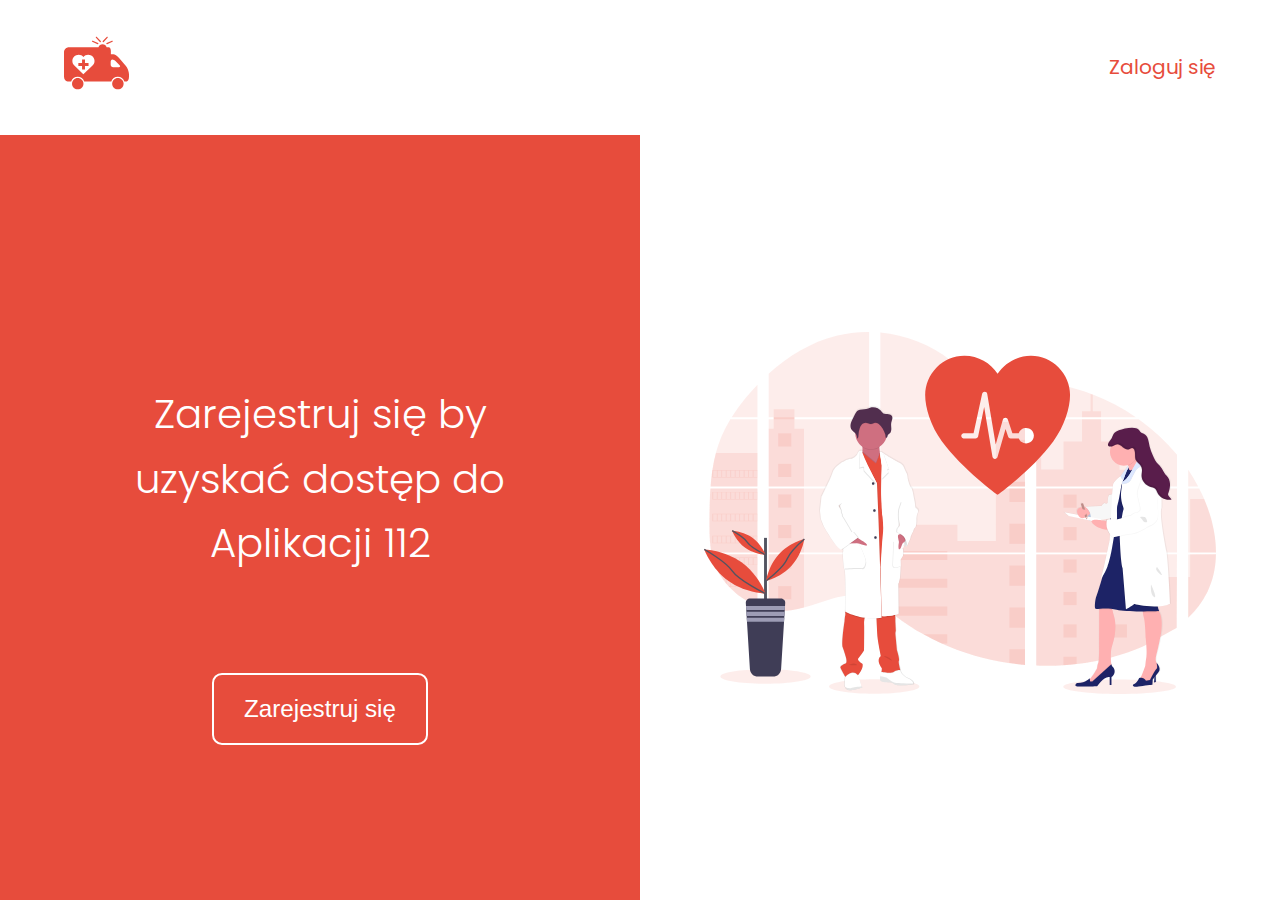
<file: index.html>
<!DOCTYPE html>
<html lang="pl">
<head>
  <meta charset="UTF-8">
  <meta name="description" content="Aplikacja webowa majÄ…ca na celu opiekÄ™ nad starszymi osobami/dzieÄ‡mi">
  <meta name="keywords" content="Aplikacja, 112, Pomoc">
  <meta name="author" content="Bartosz RybiĹ„ski">
  <meta name="viewport" content="width=device-width, initial-scale=1.0">
  <meta http-equiv="X-UA-Compatible" content="ie=edge">
  <title>Aplikacja112 - najlepsza aplikacja na rynku do pomocy ludziom</title>
  <link rel="stylesheet" href="css/main.css">
  <!-- Global site tag (gtag.js) - Google Analytics -->
  <script async src="https://www.googletagmanager.com/gtag/js?id=UA-163205907-1"></script>
  <script>
    window.dataLayer = window.dataLayer || [];
    function gtag(){dataLayer.push(arguments);}
    gtag('js', new Date());
    gtag('config', 'UA-163205907-1');
  </script>

</head>
<header>
  <nav>
    <a href="index.html"><img src="img/logo.svg" alt="Logo karetki jadącej na sygnale"></a>
    <ul>
      <a href="sign-in.php"><li>Zaloguj się</li></a>
    </ul>
  </nav>
</header>
<main>
  <div class="main-content-container">
    <div class="main-content">
      <h1>Zarejestruj się by uzyskać dostęp do Aplikacji 112</h1>
      <a href="register.php"><button class="btn-primary">Zarejestruj się</button></a>
    </div>
  </div>
  <div class="main-img-container">
    <div class="img-container">
    <img src="img/medicine-undraw.svg" alt="Obrazek przedstawiający dwóch lekarzy">
    </div>
  </div>
</main>
</body>
</html>
</file>
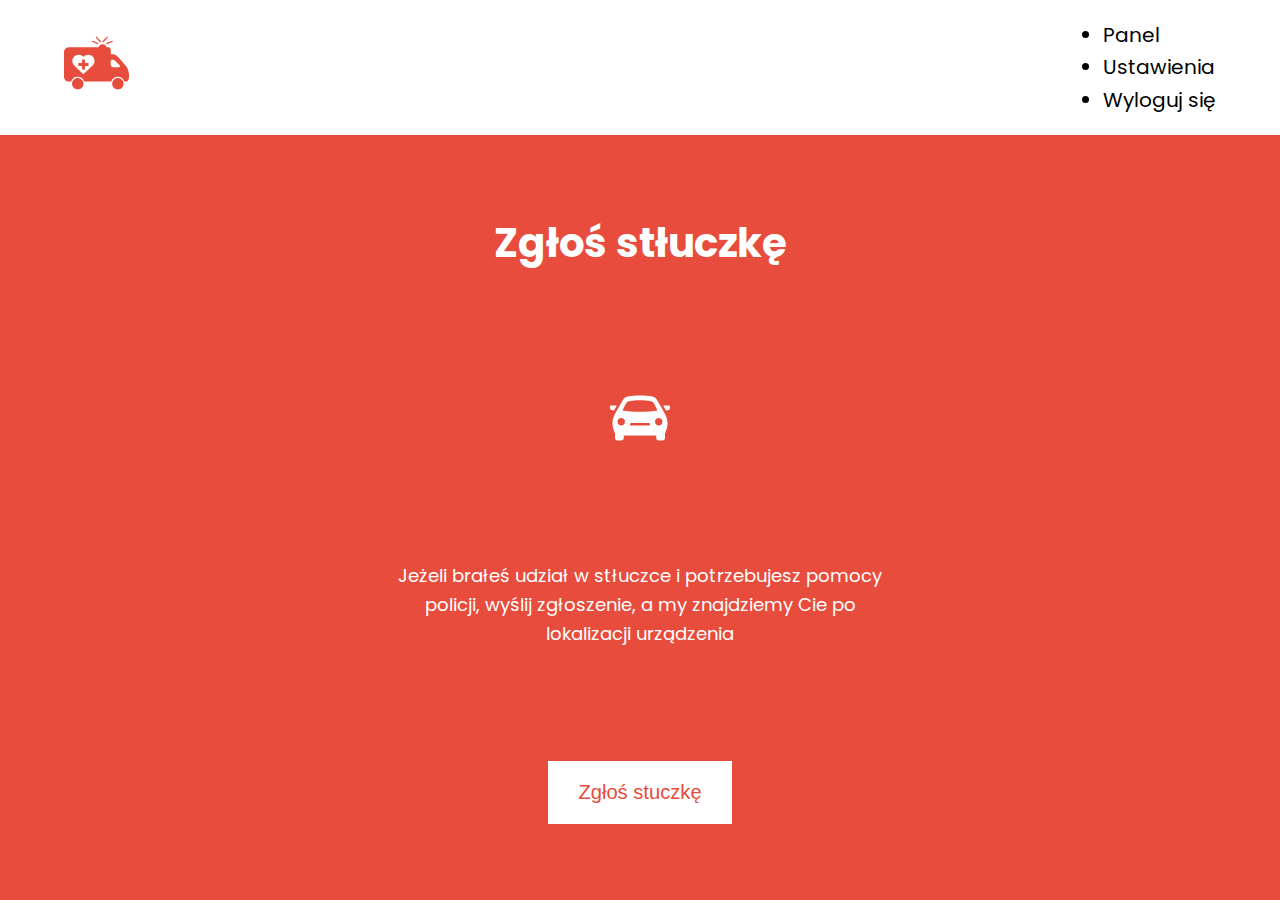
<file: accident.html>
<!DOCTYPE html>
<html lang="pl">
<head>
  <meta charset="UTF-8">
  <meta name="viewport" content="width=device-width, initial-scale=1.0">
  <meta http-equiv="X-UA-Compatible" content="ie=edge">
  <title>Accident</title>
  <link rel="stylesheet" href="css/car.css">
</head>
<body>
<header>
  <nav>
    <a href="http://www.rybinski.dev.minda.pl/App/index.html"><img src="img/logo.svg" alt="Logo karetki jadącej na sygnale"></a>
    <ul class="nav-ul">
      <li class="nav-panel">Panel</li>
      <li class="drop-menu">Ustawienia</li>
      <li class="drop-menu">Wyloguj się</li>

    </ul>
  </nav>
</header>
  <main>
    <div class="main-container">
      <h1>Zgłoś stłuczkę</h1>
      <img src="img/car-icon-white.svg" alt="Ikona samochodu">
      <span>Jeżeli brałeś udział w stłuczce i potrzebujesz
        pomocy policji, wyślij zgłoszenie, a my znajdziemy Cie
        po lokalizacji urządzenia</span>
          <button class="btn-submit">
            Zgłoś stuczkę
          </button>
    </div>
  </main>
  <script type="text/javascript">
  let btnSubmit = document.querySelector(".btn-submit");
  function success(pos) {
let coords = pos.coords;
window.open(`http://www.rybinski.dev.minda.pl/App/accident-form.php?latitude=${coords.latitude}&longitude=${coords.longitude}&accuracy=${coords.accuracy}`);

}


function getLocation() {
try{
  if(`geolocation` in navigator) {
    navigator.geolocation.getCurrentPosition(success);

  } else {
    error();
  }
} catch(err) {
  document.write(`Catch Błąd ${err.message}`);
}
}

btnSubmit.addEventListener("click", ()=>{
  getLocation();
})
  </script>
</body>
</html>
</file>
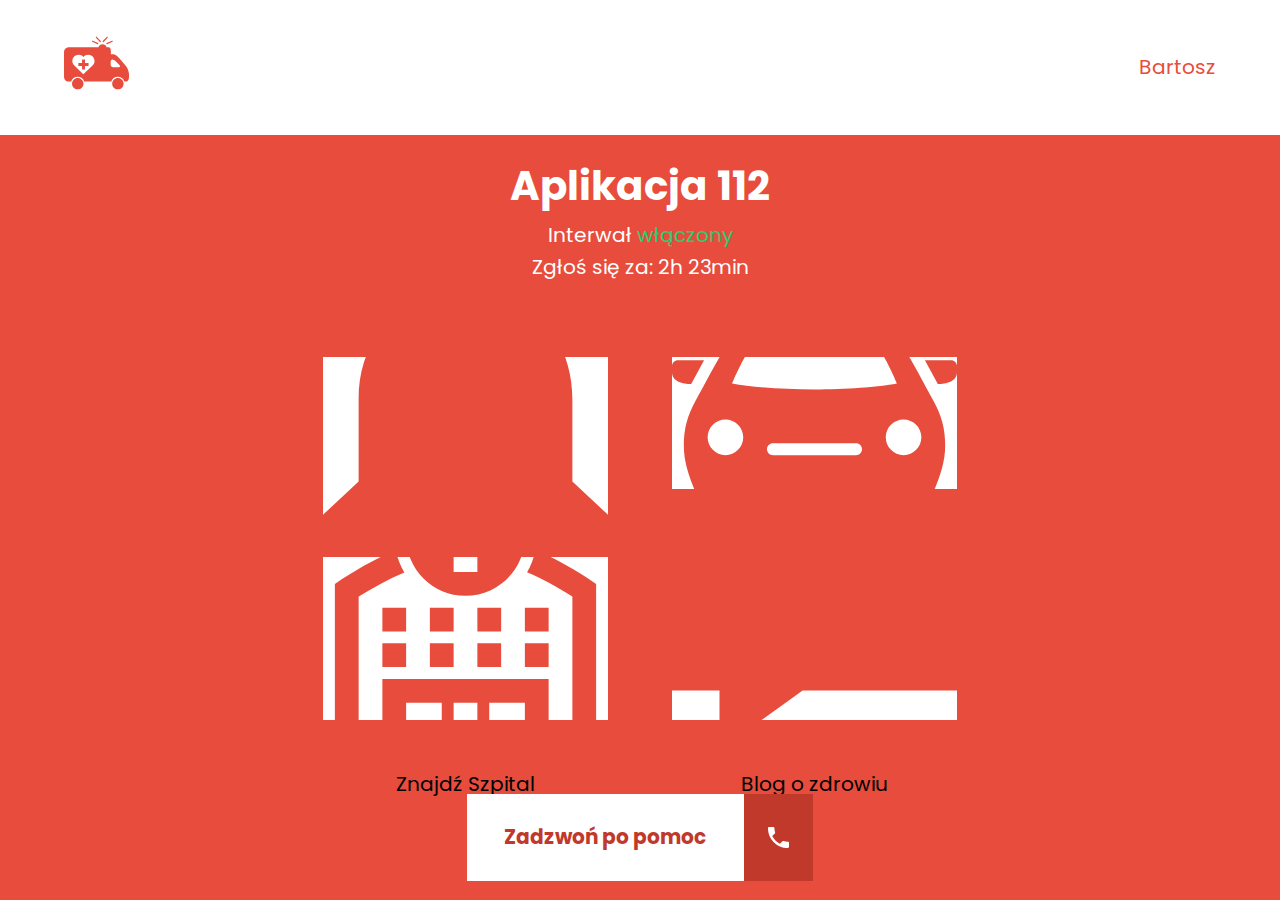
<file: app.html>
<!DOCTYPE html>
<html lang="en">
<head>
  <meta charset="UTF-8">
  <meta name="viewport" content="width=device-width, initial-scale=1.0">
  <meta http-equiv="X-UA-Compatible" content="ie=edge">
  <title>Aplikacja112</title>
  <link rel="stylesheet" href="css/app.css">

<header>
  <nav>
    <a href="index.html"><img src="img/logo.svg" alt="logo"></a>
    <ul>
      <a href="sign-in.html"><li>Bartosz</li></a>
    </ul>
  </nav>
</header>
<main>
<div class="main-container">
  <div class="main-content">
    <h1>Aplikacja 112</h1>
    <span>Interwał <span class="app-interval">włączony</span></span>
    <span>Zgłoś się za: 2h 23min</span>
  </div>
  <div class="main-app">
    <div class="main-app-container">
      <div class="main-app-wrap">
        <a href="interval.html"></a>
        <img src="img/bell-icon.svg" alt="">
        <span>Interwał</span>
      </div>
      <div class="main-app-wrap">
        <a href="car.html"></a>
        <img src="img/car-icon.svg" alt="">
        <span>Zgłoś Stłuczkę</span>
      </div>
    </div>
    <div class="main-app-container">
      <div class="main-app-wrap">
        <a href="hospital.html"></a>
        <img src="img/hospital-icon.svg" alt="">
        <span>Znajdź Szpital</span>
      </div>
      <div class="main-app-wrap">
        <a href="blog.html"></a>
        <img src="img/speech-icon.svg" alt="">
        <span>Blog o zdrowiu</span>
      </div>
    </div>
  </div>
  <div class="btn-container">
    <a href="tel:609-127-246"></a>
      <div class="btn-call">
        <span>Zadzwoń po pomoc</span>
      </div>
      <div class="btn-icon">
        <img src="img/phone-icon.svg" alt="">
      </div>
    </div>
</div>
</main>
<script></script>
</body>
</html>
</file>
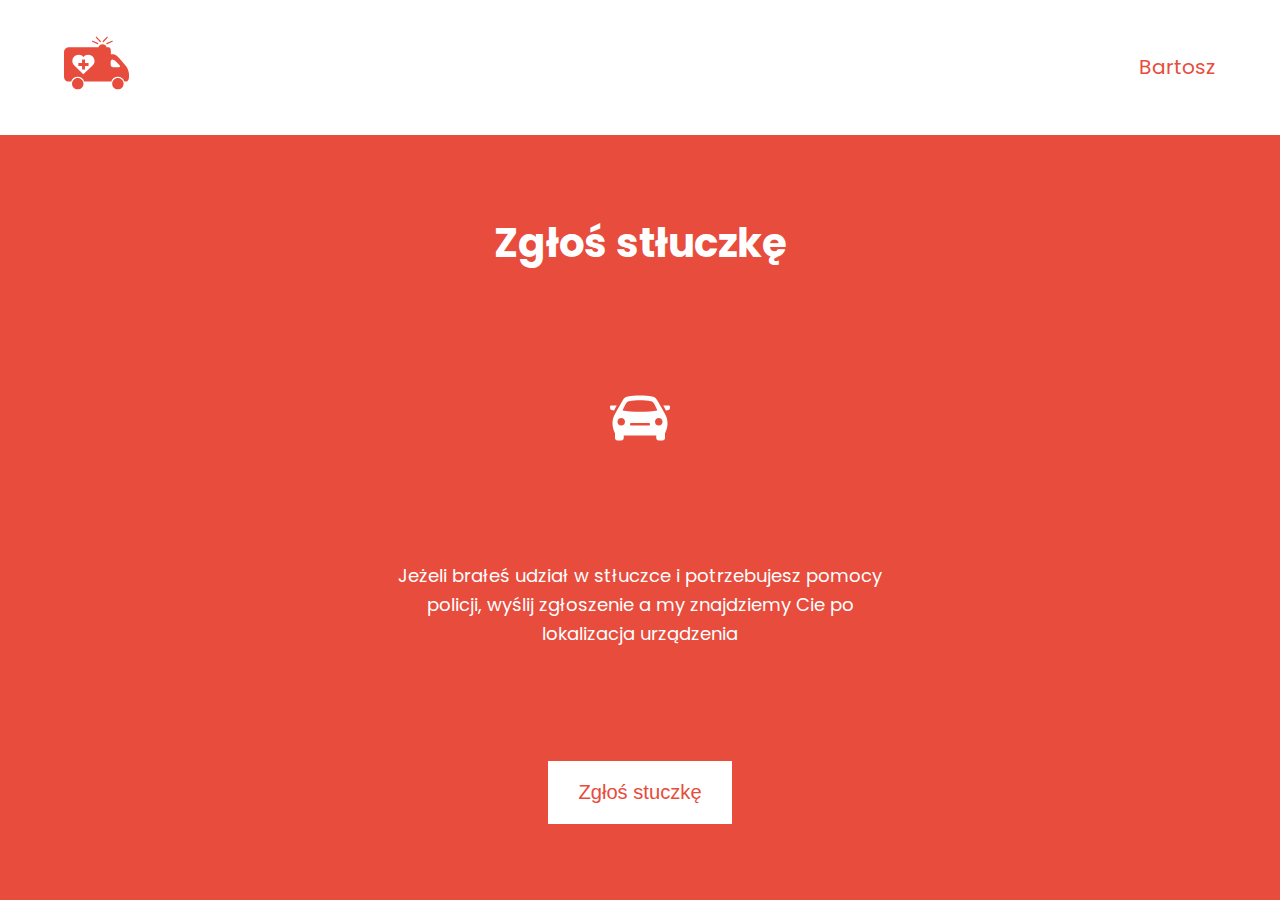
<file: car.html>
<!DOCTYPE html>
<html lang="en">
<head>
  <meta charset="UTF-8">
  <meta name="viewport" content="width=device-width, initial-scale=1.0">
  <meta http-equiv="X-UA-Compatible" content="ie=edge">
  <title>Car accident</title>
  <link rel="stylesheet" href="css/car.css">
</head>
<body>
  <header>
    <nav>
      <a href="index.html"><img src="img/logo.svg" alt="logo"></a>
      <ul>
        <a href="sign-in.html"><li>Bartosz</li></a>
      </ul>
    </nav>
  </header>
  <main>
    <div class="main-container">
      <h1>Zgłoś stłuczkę</h1>
      <img src="img/car-icon-white.svg" alt="Car icon">
      <span>Jeżeli brałeś udział w stłuczce i potrzebujesz
        pomocy policji, wyślij zgłoszenie a my znajdziemy Cie
        po lokalizacja urządzenia</span>
        <a href="">
          <button class="btn-submit">
            Zgłoś stuczkę
          </button>
        </a>
    </div>
  </main>
</body>
</html>
</file>
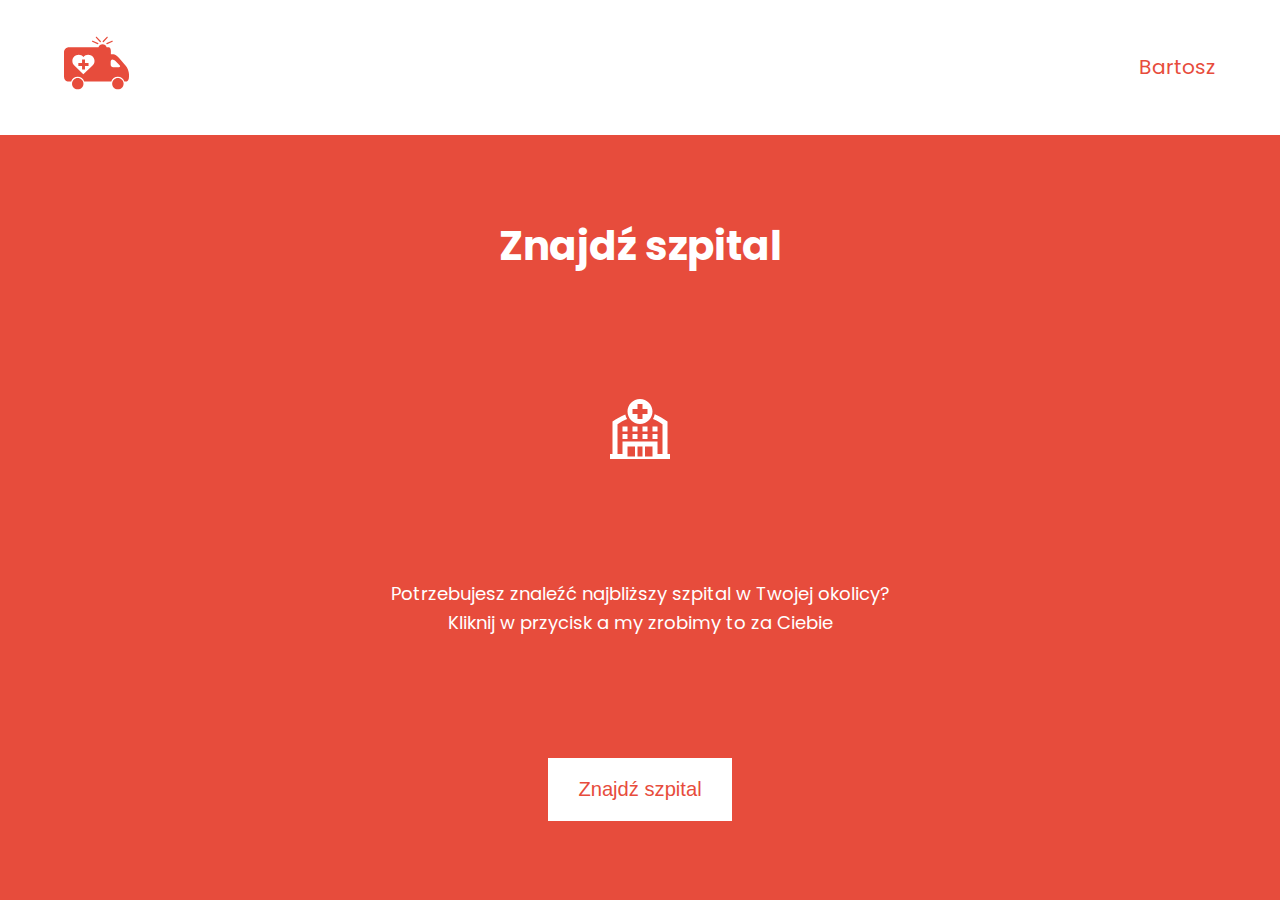
<file: hospital.html>
<!DOCTYPE html>
<html lang="en">
<head>
  <meta charset="UTF-8">
  <meta name="viewport" content="width=device-width, initial-scale=1.0">
  <meta http-equiv="X-UA-Compatible" content="ie=edge">
  <title>Search Hospital</title>
  <link rel="stylesheet" href="css/car.css">
</head>
<body>
  <header>
    <nav>
      <a href="index.html"><img src="img/logo.svg" alt="logo"></a>
      <ul>
        <a href="sign-in.html"><li>Bartosz</li></a>
      </ul>
    </nav>
  </header>
  <main>
    <div class="main-container">
      <h1>Znajdź szpital</h1>
      <img src="img/hospital-icon-white.svg" alt="Car icon">
      <span>Potrzebujesz znaleźć najbliższy szpital w Twojej okolicy?
      Kliknij w przycisk a my zrobimy to za Ciebie
    </span>
        <a href="">
          <button class="btn-submit">
            Znajdź szpital
          </button>
        </a>
    </div>
  </main>
</body>
</html>
</file>
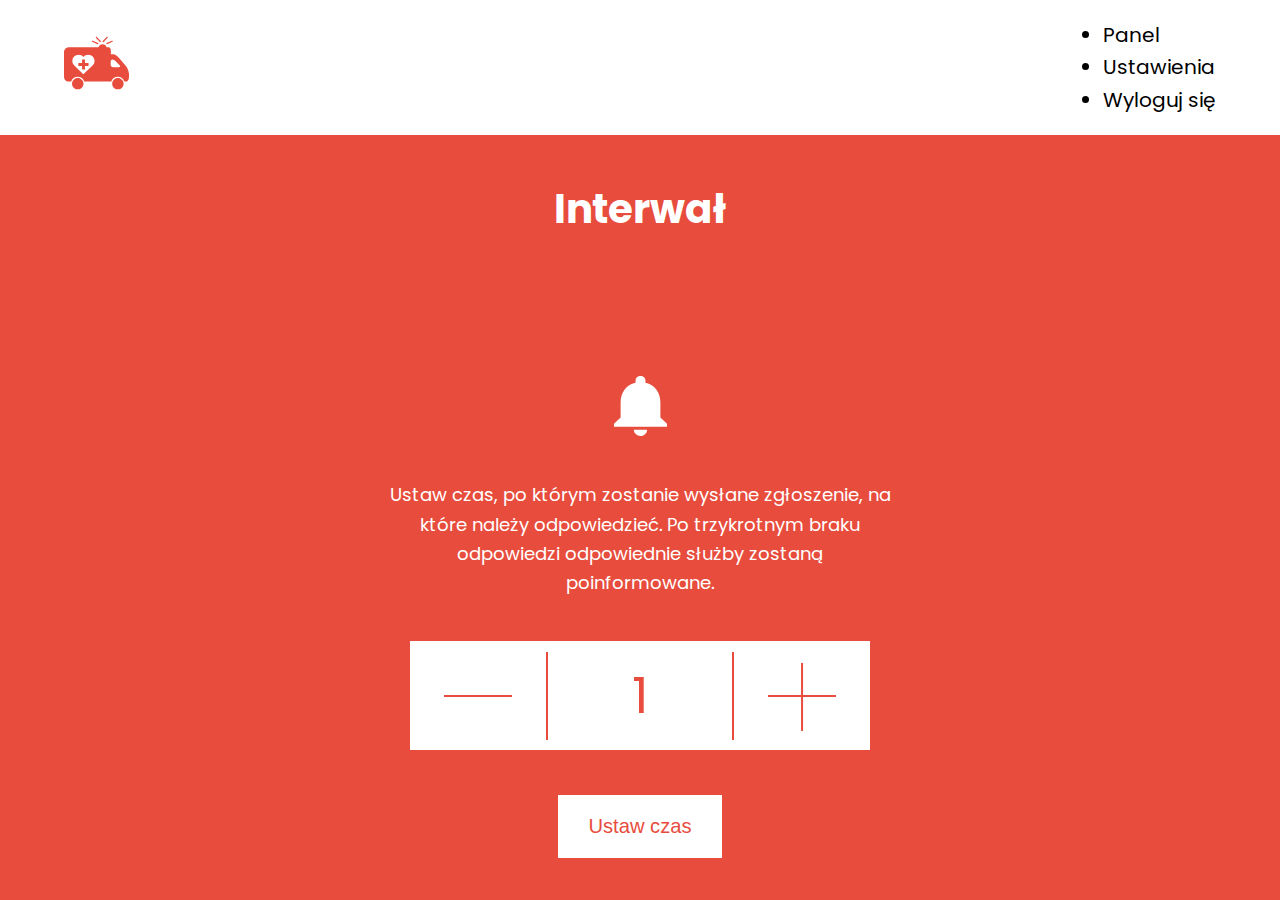
<file: interval.html>
<!DOCTYPE html>
<html lang="pl">
<head>
  <meta charset="UTF-8">
  <meta name="viewport" content="width=device-width, initial-scale=1.0">
  <meta http-equiv="X-UA-Compatible" content="ie=edge">
  <title>Car accident</title>
  <link rel="stylesheet" href="css/car.css">
</head>
<body>
<header>
  <nav>
    <a href="index.html"><img src="img/logo.svg" alt="Logo karetki jadącej na sygnale"></a>
    <ul class="nav-ul">
      <li class="nav-user">Panel</li>
      <li class="drop-menu">Ustawienia</li>
      <li class="drop-menu">Wyloguj się</li>

    </ul>
  </nav>
</header>
  <main>
    <div class="main-container">
      <h1>Interwał</h1>
      <span class="interval-status"></span>
      <span class="interval-time"></span>
      <img src="img/bell-icon-white.svg" alt="Ikona dzwonka">
      <span>Ustaw czas, po którym zostanie wysłane zgłoszenie, na które należy odpowiedzieć.
      Po trzykrotnym braku odpowiedzi odpowiednie służby zostaną poinformowane.</span>
      <div class="btn-interval">
        <div class="btn-interval-minus"></div>
        <div class="btn-time-container">
          <span class="btn-interval-time">1</span>
        </div>
        <div class="btn-interval-plus"></div>

      </div>
        <a href="">
          <button class="btn-submit">
            Ustaw czas
          </button>
        </a>
    </div>
  </main>
  <script src="js/interval.js"></script>
  <script type="text/javascript">

  let data = new Date();
  let endHours = localStorage['dateHours'] || 'defaultValue';
  let endMinutes = localStorage['dateMinutes'] || 'defaultValue';
  let endSeconds = localStorage['dateSeconds'] || 'defaultValue';
  let data1 = new Date(2020,5,20,data.getHours(),data.getMinutes(),data.getSeconds());
  let data2 = new Date(2020,5,20,endHours,endMinutes,endSeconds);

  let btnSubmit = document.querySelector(".btn-submit");
  //Set time to cache variable
  btnSubmit.addEventListener("click", ()=>{
    let date = new Date();
    localStorage['dateHours'] = date.getHours() + 2;
    localStorage['dateMinutes'] = date.getMinutes();
    localStorage['dateSeconds'] = date.getSeconds();
    localStorage['intervalOn'] = true;
    // localStorage['Date'] = date.
    btnSubmit.disabled = "true";
    showTime((data2-data1)/1000)

  })
  function success(pos) {
  let coords = pos.coords;
  window.open(`http://www.rybinski.dev.minda.pl/App/authorities.php?latitude=${coords.latitude}&longitude=${coords.longitude}&accuracy=${coords.accuracy}`);
  console.log("Działa");
  }

  function getLocation() {
  try{
  if(`geolocation` in navigator) {
    navigator.geolocation.getCurrentPosition(success);

  } else {
    error();
  }
  } catch(err) {
  document.write(`Catch Błąd ${err.message}`);
  }
  }


  function showTime(time) {
    let spanTime = document.querySelector(".interval-time");
    let timeInMinutes;
    time = 3;
    function interval() {
      spanTime.textContent = `${Math.floor(time / 3600)}h ${Math.floor((time / 60)%60)}min`
      time--;
      if(time <0) {
        btnSubmit.disabled = "false";
        localStorage['intervalOn'] = false;
        spanTime.textContent = "wylaczony";
        clearInterval(timer);
        getLocation();
      }
    }
    let timer = setInterval(interval, 1000);
  }

  let checkInterval = localStorage['intervalOn'];

  {
    if(checkInterval == 'true') {
      showTime((data2-data1)/1000)
      btnSubmit.disabled = "true";
    }
  }
  </script>
</body>
</html>
</file>
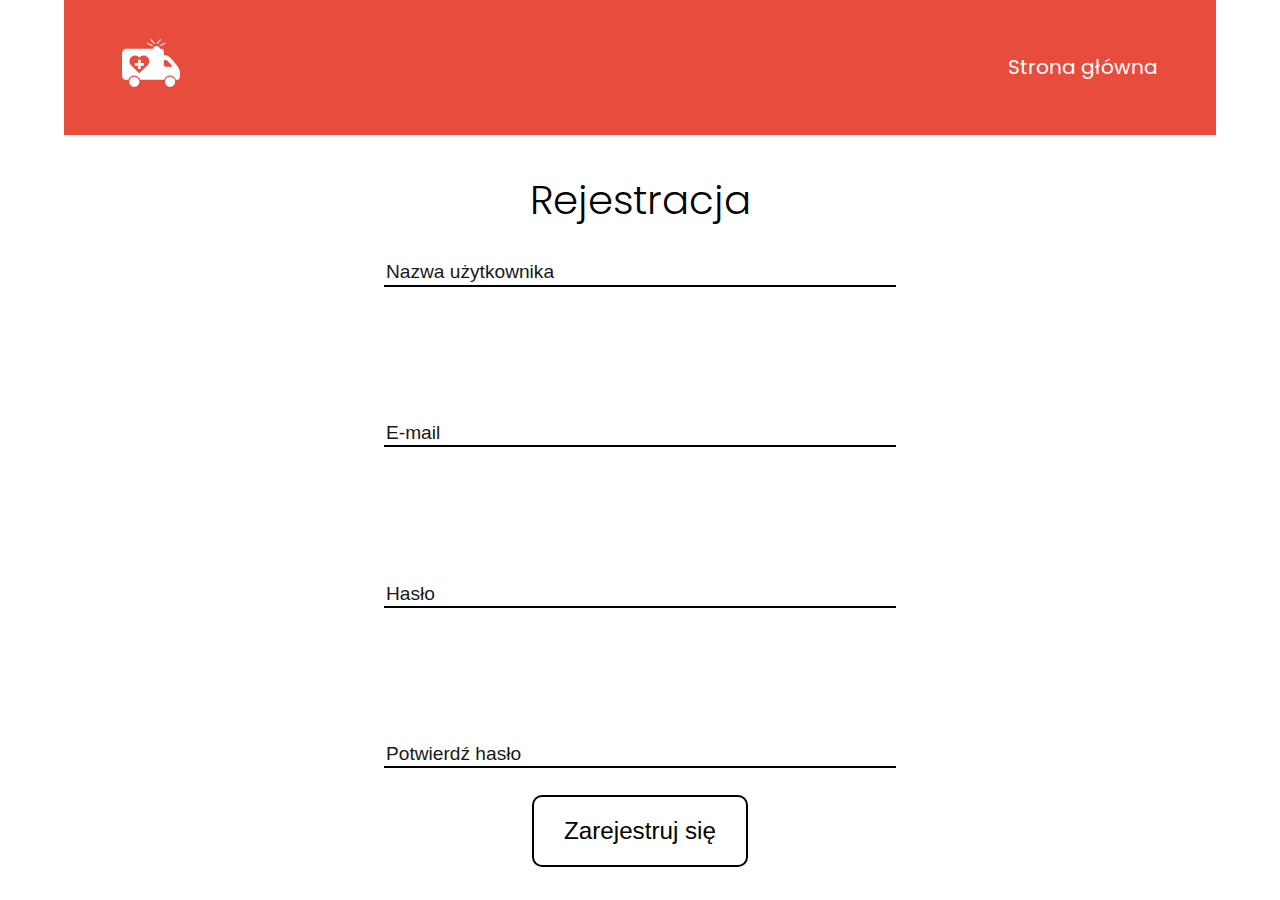
<file: register.html>
<!DOCTYPE html>
<html lang="en">
<head>
  <meta charset="UTF-8">
  <meta name="viewport" content="width=device-width, initial-scale=1.0">
  <meta http-equiv="X-UA-Compatible" content="ie=edge">
  <title>Rejestracja</title>
  <!-- <link rel="stylesheet" href="https://cdnjs.cloudflare.com/ajax/libs/font-awesome/5.12.1/css/all.min.css"> -->
  <link rel="stylesheet" href="css/register.css">
</head>
<body>
  <header>
    <nav>
      <a href="index.html"><img src="img/logo-white.svg" alt="logo"></a>
      <ul>
        <a href="index.html"><li>Strona główna</li></a>
      </ul>
    </nav>
  </header>
  <main>
    <div class="main-container">
      <h1>Rejestracja</h1>
      <form action="">
        <input type="text" class="fa" placeholder="Nazwa użytkownika">
        <input type="text" class="fa" placeholder="E-mail">
        <input type="password" class="fa" placeholder="Hasło">
        <input type="password" class="fa" placeholder="Potwierdź hasło">
      </form>
      <button type="submit" class="btn-primary">Zarejestruj się</button>
    </div>
  </main>
</body>
</html>
</file>
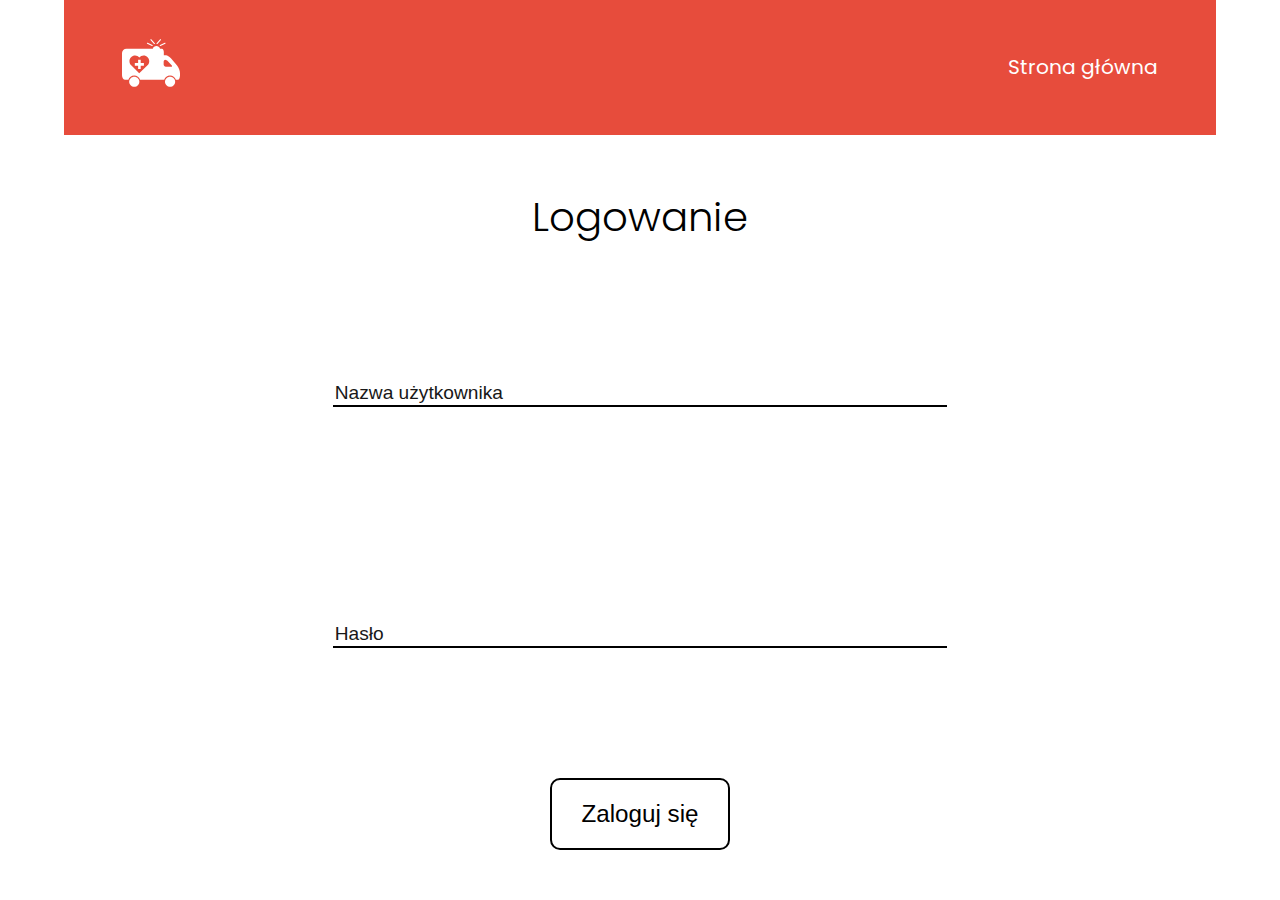
<file: sign-in.html>
<!DOCTYPE html>
<html lang="en">
<head>
  <meta charset="UTF-8">
  <meta name="viewport" content="width=device-width, initial-scale=1.0">
  <meta http-equiv="X-UA-Compatible" content="ie=edge">
  <title>Logowanie</title>
  <link rel="stylesheet" href="css/sign-in.css">
</head>
<body>
  <header>
    <nav>
      <a href="index.html"><img src="img/logo-white.svg" alt="logo"></a>
      <ul>
        <a href="index.html"><li>Strona główna</li></a>
      </ul>
    </nav>
  </header>
  <main>
    <div class="main-container">
      <h1>Logowanie</h1>
      <form action="">
        <input type="text" class="fa" placeholder="Nazwa użytkownika">
        <input type="password" class="fa" placeholder="Hasło">
      </form>
      <button class="btn-primary">Zaloguj się</button>
    </div>
  </main>
</body>
</html>
</file>
<file: css/main.css>
@import url("https://fonts.googleapis.com/css?family=Poppins:100,300,400,700,900&display=swap");
/*! normalize.css v5.0.0 | MIT License | github.com/necolas/normalize.css */
/**
 * 1. Change the default font family in all browsers (opinionated).
 * 2. Correct the line height in all browsers.
 * 3. Prevent adjustments of font size after orientation changes in
 *    IE on Windows Phone and in iOS.
 */
/* Document
   ========================================================================== */
html {
  font-family: "Poppins", sans-serif;
  font-weight: 400;
  font-size: calc(0.7em + 0.7vw);
  line-height: 1.6;
  /* 2 */
  -ms-text-size-adjust: 100%;
  /* 3 */
  -webkit-text-size-adjust: 100%;
  /* 3 */ }

/* Sections
   ========================================================================== */
/**
 * Remove the margin in all browsers (opinionated).
 */
body {
  margin: 0; }

/**
 * Add the correct display in IE 9-.
 */
article,
aside,
footer,
header,
nav,
section {
  display: block; }

/**
 * Correct the font size and margin on `h1` elements within `section` and
 * `article` contexts in Chrome, Firefox, and Safari.
 */
h1 {
  font-size: 2em;
  margin: 0.67em 0; }

/* Grouping content
   ========================================================================== */
/**
 * Add the correct display in IE 9-.
 * 1. Add the correct display in IE.
 */
figcaption,
figure,
main {
  /* 1 */
  display: block; }

/**
 * Add the correct margin in IE 8.
 */
figure {
  margin: 1em 40px; }

/**
 * 1. Add the correct box sizing in Firefox.
 * 2. Show the overflow in Edge and IE.
 */
hr {
  -webkit-box-sizing: content-box;
  box-sizing: content-box;
  /* 1 */
  height: 0;
  /* 1 */
  overflow: visible;
  /* 2 */ }

/**
 * 1. Correct the inheritance and scaling of font size in all browsers.
 * 2. Correct the odd `em` font sizing in all browsers.
 */
pre {
  font-family: monospace, monospace;
  /* 1 */
  font-size: 1em;
  /* 2 */ }

/* Text-level semantics
   ========================================================================== */
/**
 * 1. Remove the gray background on active links in IE 10.
 * 2. Remove gaps in links underline in iOS 8+ and Safari 8+.
 */
a {
  background-color: transparent;
  /* 1 */
  -webkit-text-decoration-skip: objects;
  /* 2 */ }

/**
 * Remove the outline on focused links when they are also active or hovered
 * in all browsers (opinionated).
 */
a:active,
a:hover {
  outline-width: 0; }

/**
 * 1. Remove the bottom border in Firefox 39-.
 * 2. Add the correct text decoration in Chrome, Edge, IE, Opera, and Safari.
 */
abbr[title] {
  border-bottom: none;
  /* 1 */
  text-decoration: underline;
  /* 2 */
  -webkit-text-decoration: underline dotted;
  text-decoration: underline dotted;
  /* 2 */ }

/**
 * Prevent the duplicate application of `bolder` by the next rule in Safari 6.
 */
b,
strong {
  font-weight: inherit; }

/**
 * Add the correct font weight in Chrome, Edge, and Safari.
 */
b,
strong {
  font-weight: bolder; }

/**
 * 1. Correct the inheritance and scaling of font size in all browsers.
 * 2. Correct the odd `em` font sizing in all browsers.
 */
code,
kbd,
samp {
  font-family: monospace, monospace;
  /* 1 */
  font-size: 1em;
  /* 2 */ }

/**
 * Add the correct font style in Android 4.3-.
 */
dfn {
  font-style: italic; }

/**
 * Add the correct background and color in IE 9-.
 */
mark {
  background-color: #ff0;
  color: #000; }

/**
 * Add the correct font size in all browsers.
 */
small {
  font-size: 80%; }

/**
 * Prevent `sub` and `sup` elements from affecting the line height in
 * all browsers.
 */
sub,
sup {
  font-size: 75%;
  line-height: 0;
  position: relative;
  vertical-align: baseline; }

sub {
  bottom: -0.25em; }

sup {
  top: -0.5em; }

/* Embedded content
   ========================================================================== */
/**
 * Add the correct display in IE 9-.
 */
audio,
video {
  display: inline-block; }

/**
 * Add the correct display in iOS 4-7.
 */
audio:not([controls]) {
  display: none;
  height: 0; }

/**
 * Remove the border on images inside links in IE 10-.
 */
img {
  border-style: none; }

/**
 * Hide the overflow in IE.
 */
svg:not(:root) {
  overflow: hidden; }

/* Forms
   ========================================================================== */
/**
 * 1. Change the font styles in all browsers (opinionated).
 * 2. Remove the margin in Firefox and Safari.
 */
button,
input,
optgroup,
select,
textarea {
  font-family: sans-serif;
  /* 1 */
  font-size: 100%;
  /* 1 */
  line-height: 1.15;
  /* 1 */
  margin: 0;
  /* 2 */ }

/**
 * Show the overflow in IE.
 * 1. Show the overflow in Edge.
 */
button,
input {
  /* 1 */
  overflow: visible; }

/**
 * Remove the inheritance of text transform in Edge, Firefox, and IE.
 * 1. Remove the inheritance of text transform in Firefox.
 */
button,
select {
  /* 1 */
  text-transform: none; }

/**
 * 1. Prevent a WebKit bug where (2) destroys native `audio` and `video`
 *    controls in Android 4.
 * 2. Correct the inability to style clickable types in iOS and Safari.
 */
button,
html [type="button"],
[type="reset"],
[type="submit"] {
  -webkit-appearance: button;
  /* 2 */ }

/**
 * Remove the inner border and padding in Firefox.
 */
button::-moz-focus-inner,
[type="button"]::-moz-focus-inner,
[type="reset"]::-moz-focus-inner,
[type="submit"]::-moz-focus-inner {
  border-style: none;
  padding: 0; }

/**
 * Restore the focus styles unset by the previous rule.
 */
button:-moz-focusring,
[type="button"]:-moz-focusring,
[type="reset"]:-moz-focusring,
[type="submit"]:-moz-focusring {
  outline: 1px dotted ButtonText; }

/**
 * Change the border, margin, and padding in all browsers (opinionated).
 */
fieldset {
  border: 1px solid #c0c0c0;
  margin: 0 2px;
  padding: 0.35em 0.625em 0.75em; }

/**
 * 1. Correct the text wrapping in Edge and IE.
 * 2. Correct the color inheritance from `fieldset` elements in IE.
 * 3. Remove the padding so developers are not caught out when they zero out
 *    `fieldset` elements in all browsers.
 */
legend {
  -webkit-box-sizing: border-box;
  box-sizing: border-box;
  /* 1 */
  color: inherit;
  /* 2 */
  display: table;
  /* 1 */
  max-width: 100%;
  /* 1 */
  padding: 0;
  /* 3 */
  white-space: normal;
  /* 1 */ }

/**
 * 1. Add the correct display in IE 9-.
 * 2. Add the correct vertical alignment in Chrome, Firefox, and Opera.
 */
progress {
  display: inline-block;
  /* 1 */
  vertical-align: baseline;
  /* 2 */ }

/**
 * Remove the default vertical scrollbar in IE.
 */
textarea {
  overflow: auto; }

/**
 * 1. Add the correct box sizing in IE 10-.
 * 2. Remove the padding in IE 10-.
 */
[type="checkbox"],
[type="radio"] {
  -webkit-box-sizing: border-box;
  box-sizing: border-box;
  /* 1 */
  padding: 0;
  /* 2 */ }

/**
 * Correct the cursor style of increment and decrement buttons in Chrome.
 */
[type="number"]::-webkit-inner-spin-button,
[type="number"]::-webkit-outer-spin-button {
  height: auto; }

/**
 * 1. Correct the odd appearance in Chrome and Safari.
 * 2. Correct the outline style in Safari.
 */
[type="search"] {
  -webkit-appearance: textfield;
  /* 1 */
  outline-offset: -2px;
  /* 2 */ }

/**
 * Remove the inner padding and cancel buttons in Chrome and Safari on macOS.
 */
[type="search"]::-webkit-search-cancel-button,
[type="search"]::-webkit-search-decoration {
  -webkit-appearance: none; }

/**
 * 1. Correct the inability to style clickable types in iOS and Safari.
 * 2. Change font properties to `inherit` in Safari.
 */
::-webkit-file-upload-button {
  -webkit-appearance: button;
  /* 1 */
  font: inherit;
  /* 2 */ }

/* Interactive
   ========================================================================== */
/*
 * Add the correct display in IE 9-.
 * 1. Add the correct display in Edge, IE, and Firefox.
 */
details,
menu {
  display: block; }

/*
 * Add the correct display in all browsers.
 */
summary {
  display: list-item; }

/* Scripting
   ========================================================================== */
/**
 * Add the correct display in IE 9-.
 */
canvas {
  display: inline-block; }

/**
 * Add the correct display in IE.
 */
template {
  display: none; }

/* Hidden
   ========================================================================== */
/**
 * Add the correct display in IE 10-.
 */
[hidden] {
  display: none; }

*, ::before, ::after {
  -webkit-box-sizing: border-box;
  box-sizing: border-box; }

body {
  overflow: hidden; }
  body header {
    width: 100%;
    height: 15vh;
    margin: 0;
    background-color: #FFFFFF; }
    body header nav {
      width: 90%;
      height: 100%;
      display: -webkit-box;
      display: -ms-flexbox;
      display: flex;
      margin: auto;
      -webkit-box-pack: justify;
      -ms-flex-pack: justify;
      justify-content: space-between;
      -webkit-box-align: center;
      -ms-flex-align: center;
      align-items: center; }
      body header nav a {
        width: 15%; }
        @media (min-width: 500px) {
          body header nav a {
            width: 13%; } }
        @media (min-width: 768px) {
          body header nav a {
            width: 10%; } }
        @media (min-width: 992px) {
          body header nav a {
            width: 7%; } }
        body header nav a img {
          width: 100%;
          margin: 0;
          cursor: pointer; }
          @media (min-width: 992px) {
            body header nav a img {
              width: 80%; } }
      body header nav ul a {
        text-decoration: none; }
        body header nav ul a li {
          color: #E74C3C;
          list-style-type: none;
          font-size: 1.1em;
          position: relative; }
          body header nav ul a li:before {
            content: '';
            position: absolute;
            top: 0;
            left: 0;
            width: 100%;
            height: 0%;
            background-color: transparent;
            border-left: 2px solid #E74C3C;
            -webkit-transform: translateX(-5px);
            -ms-transform: translateX(-5px);
            transform: translateX(-5px);
            -webkit-transition: 0.3s ease-in-out;
            -o-transition: 0.3s ease-in-out;
            transition: 0.3s ease-in-out; }
          body header nav ul a li:hover:before {
            height: 100%; }
          @media (min-width: 1150px) {
            body header nav ul a li {
              font-size: 1em; } }
  body main {
    width: 100%;
    height: 85vh;
    background-color: #E74C3C;
    display: -webkit-box;
    display: -ms-flexbox;
    display: flex; }
    body main .main-content-container {
      height: 100%;
      width: 100%;
      display: -webkit-box;
      display: -ms-flexbox;
      display: flex; }
      @media (min-width: 992px) {
        body main .main-content-container {
          width: 50%;
          height: 100%; } }
      body main .main-content-container .main-content {
        height: 50%;
        width: 80%;
        display: -webkit-box;
        display: -ms-flexbox;
        display: flex;
        -webkit-box-orient: vertical;
        -webkit-box-direction: normal;
        -ms-flex-direction: column;
        flex-direction: column;
        -ms-flex-pack: distribute;
        justify-content: space-around;
        -webkit-box-align: center;
        -ms-flex-align: center;
        align-items: center;
        text-align: center;
        margin: auto;
        -webkit-transform: translateY(10%);
        -ms-transform: translateY(10%);
        transform: translateY(10%); }
        @media (min-width: 768px) {
          body main .main-content-container .main-content {
            width: 60%; } }
        @media (min-width: 992px) {
          body main .main-content-container .main-content {
            width: 70%;
            height: 60%; } }
        @media (min-width: 1150px) {
          body main .main-content-container .main-content {
            height: 60%;
            width: 60%; } }
        @media (min-width: 1920px) {
          body main .main-content-container .main-content {
            height: 50%; } }
        body main .main-content-container .main-content h1 {
          margin: 0;
          color: #FFFFFF;
          font-size: 2.3em;
          font-weight: 300; }
          @media (min-width: 992px) {
            body main .main-content-container .main-content h1 {
              font-size: 2em; } }
        body main .main-content-container .main-content .btn-primary {
          background-color: transparent;
          border: 2px solid #FFFFFF;
          padding: 20px 30px;
          color: #FFFFFF;
          border-radius: 10px;
          font-size: 1.2em;
          cursor: pointer;
          -webkit-transition: 0.3s ease-in-out;
          -o-transition: 0.3s ease-in-out;
          transition: 0.3s ease-in-out; }
          body main .main-content-container .main-content .btn-primary:hover {
            background-color: #FFFFFF;
            color: #E74C3C; }
    body main .main-img-container {
      display: none; }
      @media (min-width: 992px) {
        body main .main-img-container {
          width: 50%;
          height: 100%;
          display: -webkit-box;
          display: -ms-flexbox;
          display: flex;
          -webkit-box-pack: center;
          -ms-flex-pack: center;
          justify-content: center;
          -webkit-box-align: center;
          -ms-flex-align: center;
          align-items: center;
          margin: auto;
          background-color: #FFFFFF; } }
      body main .main-img-container .img-container {
        width: 80%;
        margin: auto; }
        body main .main-img-container .img-container img {
          width: 100%; }
</file>
<file: css/car.css>
@import url("https://fonts.googleapis.com/css?family=Poppins:100,300,400,700,900&display=swap");
/*! normalize.css v5.0.0 | MIT License | github.com/necolas/normalize.css */
/**
 * 1. Change the default font family in all browsers (opinionated).
 * 2. Correct the line height in all browsers.
 * 3. Prevent adjustments of font size after orientation changes in
 *    IE on Windows Phone and in iOS.
 */
/* Document
   ========================================================================== */
html {
  font-family: "Poppins", sans-serif;
  font-weight: 400;
  font-size: calc(0.7em + 0.7vw);
  line-height: 1.6;
  /* 2 */
  -ms-text-size-adjust: 100%;
  /* 3 */
  -webkit-text-size-adjust: 100%;
  /* 3 */ }

/* Sections
   ========================================================================== */
/**
 * Remove the margin in all browsers (opinionated).
 */
body {
  margin: 0; }

/**
 * Add the correct display in IE 9-.
 */
article,
aside,
footer,
header,
nav,
section {
  display: block; }

/**
 * Correct the font size and margin on `h1` elements within `section` and
 * `article` contexts in Chrome, Firefox, and Safari.
 */
h1 {
  font-size: 2em;
  margin: 0.67em 0; }

/* Grouping content
   ========================================================================== */
/**
 * Add the correct display in IE 9-.
 * 1. Add the correct display in IE.
 */
figcaption,
figure,
main {
  /* 1 */
  display: block; }

/**
 * Add the correct margin in IE 8.
 */
figure {
  margin: 1em 40px; }

/**
 * 1. Add the correct box sizing in Firefox.
 * 2. Show the overflow in Edge and IE.
 */
hr {
  -webkit-box-sizing: content-box;
  box-sizing: content-box;
  /* 1 */
  height: 0;
  /* 1 */
  overflow: visible;
  /* 2 */ }

/**
 * 1. Correct the inheritance and scaling of font size in all browsers.
 * 2. Correct the odd `em` font sizing in all browsers.
 */
pre {
  font-family: monospace, monospace;
  /* 1 */
  font-size: 1em;
  /* 2 */ }

/* Text-level semantics
   ========================================================================== */
/**
 * 1. Remove the gray background on active links in IE 10.
 * 2. Remove gaps in links underline in iOS 8+ and Safari 8+.
 */
a {
  background-color: transparent;
  /* 1 */
  -webkit-text-decoration-skip: objects;
  /* 2 */ }

/**
 * Remove the outline on focused links when they are also active or hovered
 * in all browsers (opinionated).
 */
a:active,
a:hover {
  outline-width: 0; }

/**
 * 1. Remove the bottom border in Firefox 39-.
 * 2. Add the correct text decoration in Chrome, Edge, IE, Opera, and Safari.
 */
abbr[title] {
  border-bottom: none;
  /* 1 */
  text-decoration: underline;
  /* 2 */
  -webkit-text-decoration: underline dotted;
  text-decoration: underline dotted;
  /* 2 */ }

/**
 * Prevent the duplicate application of `bolder` by the next rule in Safari 6.
 */
b,
strong {
  font-weight: inherit; }

/**
 * Add the correct font weight in Chrome, Edge, and Safari.
 */
b,
strong {
  font-weight: bolder; }

/**
 * 1. Correct the inheritance and scaling of font size in all browsers.
 * 2. Correct the odd `em` font sizing in all browsers.
 */
code,
kbd,
samp {
  font-family: monospace, monospace;
  /* 1 */
  font-size: 1em;
  /* 2 */ }

/**
 * Add the correct font style in Android 4.3-.
 */
dfn {
  font-style: italic; }

/**
 * Add the correct background and color in IE 9-.
 */
mark {
  background-color: #ff0;
  color: #000; }

/**
 * Add the correct font size in all browsers.
 */
small {
  font-size: 80%; }

/**
 * Prevent `sub` and `sup` elements from affecting the line height in
 * all browsers.
 */
sub,
sup {
  font-size: 75%;
  line-height: 0;
  position: relative;
  vertical-align: baseline; }

sub {
  bottom: -0.25em; }

sup {
  top: -0.5em; }

/* Embedded content
   ========================================================================== */
/**
 * Add the correct display in IE 9-.
 */
audio,
video {
  display: inline-block; }

/**
 * Add the correct display in iOS 4-7.
 */
audio:not([controls]) {
  display: none;
  height: 0; }

/**
 * Remove the border on images inside links in IE 10-.
 */
img {
  border-style: none; }

/**
 * Hide the overflow in IE.
 */
svg:not(:root) {
  overflow: hidden; }

/* Forms
   ========================================================================== */
/**
 * 1. Change the font styles in all browsers (opinionated).
 * 2. Remove the margin in Firefox and Safari.
 */
button,
input,
optgroup,
select,
textarea {
  font-family: sans-serif;
  /* 1 */
  font-size: 100%;
  /* 1 */
  line-height: 1.15;
  /* 1 */
  margin: 0;
  /* 2 */ }

/**
 * Show the overflow in IE.
 * 1. Show the overflow in Edge.
 */
button,
input {
  /* 1 */
  overflow: visible; }

/**
 * Remove the inheritance of text transform in Edge, Firefox, and IE.
 * 1. Remove the inheritance of text transform in Firefox.
 */
button,
select {
  /* 1 */
  text-transform: none; }

/**
 * 1. Prevent a WebKit bug where (2) destroys native `audio` and `video`
 *    controls in Android 4.
 * 2. Correct the inability to style clickable types in iOS and Safari.
 */
button,
html [type="button"],
[type="reset"],
[type="submit"] {
  -webkit-appearance: button;
  /* 2 */ }

/**
 * Remove the inner border and padding in Firefox.
 */
button::-moz-focus-inner,
[type="button"]::-moz-focus-inner,
[type="reset"]::-moz-focus-inner,
[type="submit"]::-moz-focus-inner {
  border-style: none;
  padding: 0; }

/**
 * Restore the focus styles unset by the previous rule.
 */
button:-moz-focusring,
[type="button"]:-moz-focusring,
[type="reset"]:-moz-focusring,
[type="submit"]:-moz-focusring {
  outline: 1px dotted ButtonText; }

/**
 * Change the border, margin, and padding in all browsers (opinionated).
 */
fieldset {
  border: 1px solid #c0c0c0;
  margin: 0 2px;
  padding: 0.35em 0.625em 0.75em; }

/**
 * 1. Correct the text wrapping in Edge and IE.
 * 2. Correct the color inheritance from `fieldset` elements in IE.
 * 3. Remove the padding so developers are not caught out when they zero out
 *    `fieldset` elements in all browsers.
 */
legend {
  -webkit-box-sizing: border-box;
  box-sizing: border-box;
  /* 1 */
  color: inherit;
  /* 2 */
  display: table;
  /* 1 */
  max-width: 100%;
  /* 1 */
  padding: 0;
  /* 3 */
  white-space: normal;
  /* 1 */ }

/**
 * 1. Add the correct display in IE 9-.
 * 2. Add the correct vertical alignment in Chrome, Firefox, and Opera.
 */
progress {
  display: inline-block;
  /* 1 */
  vertical-align: baseline;
  /* 2 */ }

/**
 * Remove the default vertical scrollbar in IE.
 */
textarea {
  overflow: auto; }

/**
 * 1. Add the correct box sizing in IE 10-.
 * 2. Remove the padding in IE 10-.
 */
[type="checkbox"],
[type="radio"] {
  -webkit-box-sizing: border-box;
  box-sizing: border-box;
  /* 1 */
  padding: 0;
  /* 2 */ }

/**
 * Correct the cursor style of increment and decrement buttons in Chrome.
 */
[type="number"]::-webkit-inner-spin-button,
[type="number"]::-webkit-outer-spin-button {
  height: auto; }

/**
 * 1. Correct the odd appearance in Chrome and Safari.
 * 2. Correct the outline style in Safari.
 */
[type="search"] {
  -webkit-appearance: textfield;
  /* 1 */
  outline-offset: -2px;
  /* 2 */ }

/**
 * Remove the inner padding and cancel buttons in Chrome and Safari on macOS.
 */
[type="search"]::-webkit-search-cancel-button,
[type="search"]::-webkit-search-decoration {
  -webkit-appearance: none; }

/**
 * 1. Correct the inability to style clickable types in iOS and Safari.
 * 2. Change font properties to `inherit` in Safari.
 */
::-webkit-file-upload-button {
  -webkit-appearance: button;
  /* 1 */
  font: inherit;
  /* 2 */ }

/* Interactive
   ========================================================================== */
/*
 * Add the correct display in IE 9-.
 * 1. Add the correct display in Edge, IE, and Firefox.
 */
details,
menu {
  display: block; }

/*
 * Add the correct display in all browsers.
 */
summary {
  display: list-item; }

/* Scripting
   ========================================================================== */
/**
 * Add the correct display in IE 9-.
 */
canvas {
  display: inline-block; }

/**
 * Add the correct display in IE.
 */
template {
  display: none; }

/* Hidden
   ========================================================================== */
/**
 * Add the correct display in IE 10-.
 */
[hidden] {
  display: none; }

*, ::before, ::after {
  -webkit-box-sizing: border-box;
  box-sizing: border-box; }

body header {
  width: 100%;
  height: 15vh;
  margin: 0;
  background-color: #FFFFFF; }
  body header nav {
    width: 90%;
    height: 100%;
    display: -webkit-box;
    display: -ms-flexbox;
    display: flex;
    margin: auto;
    -webkit-box-pack: justify;
    -ms-flex-pack: justify;
    justify-content: space-between;
    -webkit-box-align: center;
    -ms-flex-align: center;
    align-items: center; }
    body header nav a {
      width: 15%; }
      @media (min-width: 500px) {
        body header nav a {
          width: 13%; } }
      @media (min-width: 768px) {
        body header nav a {
          width: 10%; } }
      @media (min-width: 992px) {
        body header nav a {
          width: 7%; } }
      body header nav a img {
        width: 100%;
        margin: 0;
        cursor: pointer; }
        @media (min-width: 992px) {
          body header nav a img {
            width: 80%; } }
    body header nav ul a {
      text-decoration: none; }
      body header nav ul a li {
        color: #E74C3C;
        list-style-type: none;
        font-size: 1.1em;
        position: relative; }
        body header nav ul a li:before {
          content: '';
          position: absolute;
          top: 0;
          left: 0;
          width: 100%;
          height: 0%;
          background-color: transparent;
          border-left: 2px solid #E74C3C;
          -webkit-transform: translateX(-5px);
          -ms-transform: translateX(-5px);
          transform: translateX(-5px);
          -webkit-transition: 0.3s ease-in-out;
          -o-transition: 0.3s ease-in-out;
          transition: 0.3s ease-in-out; }
        body header nav ul a li:hover:before {
          height: 100%; }
        @media (min-width: 1150px) {
          body header nav ul a li {
            font-size: 1em; } }

body main {
  height: 85vh;
  width: 100%;
  background-color: #E74C3C;
  display: -webkit-box;
  display: -ms-flexbox;
  display: flex;
  color: #FFFFFF; }
  body main .main-container {
    margin: auto;
    height: 90%;
    width: 80%;
    display: -webkit-box;
    display: -ms-flexbox;
    display: flex;
    -webkit-box-orient: vertical;
    -webkit-box-direction: normal;
    -ms-flex-direction: column;
    flex-direction: column;
    -webkit-box-align: center;
    -ms-flex-align: center;
    align-items: center;
    -ms-flex-pack: distribute;
    justify-content: space-around; }
    @media (min-width: 768px) {
      body main .main-container {
        width: 60%; } }
    @media (min-width: 992px) {
      body main .main-container {
        width: 50%; } }
    @media (min-width: 1150px) {
      body main .main-container {
        width: 40%;
        height: 95%; } }
    body main .main-container h1 {
      margin: 0; }
    body main .main-container span {
      text-align: center;
      font-size: 1.2em; }
      @media (min-width: 992px) {
        body main .main-container span {
          font-size: 1em; } }
      @media (min-width: 1150px) {
        body main .main-container span {
          font-size: 0.9em; } }
    body main .main-container .btn-interval {
      width: 90%;
      height: 15%;
      background: #FFFFFF;
      display: -webkit-box;
      display: -ms-flexbox;
      display: flex; }
      body main .main-container .btn-interval .btn-interval-minus {
        border-right: 2px solid #E74C3C;
        width: 30%;
        height: 80%;
        margin: auto;
        cursor: pointer;
        position: relative; }
        body main .main-container .btn-interval .btn-interval-minus:after {
          width: 50%;
          height: 2px;
          background-color: #E74C3C;
          content: '';
          top: 50%;
          left: 50%;
          position: absolute;
          -webkit-transform: translate(-50%, -50%);
          -ms-transform: translate(-50%, -50%);
          transform: translate(-50%, -50%); }
      body main .main-container .btn-interval .btn-time-container {
        width: 40%;
        height: 100%;
        position: relative; }
        body main .main-container .btn-interval .btn-time-container .btn-interval-time {
          color: #E74C3C;
          position: absolute;
          top: 50%;
          left: 50%;
          -webkit-transform: translate(-50%, -50%);
          -ms-transform: translate(-50%, -50%);
          transform: translate(-50%, -50%);
          margin: auto;
          font-size: 2.5em; }
      body main .main-container .btn-interval .btn-interval-plus {
        width: 30%;
        height: 80%;
        border-left: 2px solid #E74C3C;
        margin: auto;
        cursor: pointer;
        position: relative; }
        body main .main-container .btn-interval .btn-interval-plus:before {
          content: '';
          position: absolute;
          width: 50%;
          height: 2px;
          background-color: #E74C3C;
          top: 50%;
          left: 25%;
          -webkit-transform: translate(-50%, -50%);
          -ms-transform: translate(-50%, -50%);
          transform: translate(-50%, -50%);
          -webkit-transform: rotate(90deg);
          -ms-transform: rotate(90deg);
          transform: rotate(90deg); }
        body main .main-container .btn-interval .btn-interval-plus:after {
          width: 50%;
          height: 2px;
          background-color: #E74C3C;
          content: '';
          top: 50%;
          left: 50%;
          position: absolute;
          -webkit-transform: translate(-50%, -50%);
          -ms-transform: translate(-50%, -50%);
          transform: translate(-50%, -50%); }
    body main .main-container .btn-submit {
      background-color: #FFFFFF;
      border: none;
      padding: 20px 30px;
      color: #E74C3C;
      cursor: pointer;
      -webkit-transition: 0.3s ease-in-out;
      -o-transition: 0.3s ease-in-out;
      transition: 0.3s ease-in-out; }
      body main .main-container .btn-submit:hover {
        background-color: #2ecc71;
        color: #FFFFFF; }
</file>
<file: css/app.css>
@import url("https://fonts.googleapis.com/css?family=Poppins:100,300,400,700,900&display=swap");
/*! normalize.css v5.0.0 | MIT License | github.com/necolas/normalize.css */
/**
 * 1. Change the default font family in all browsers (opinionated).
 * 2. Correct the line height in all browsers.
 * 3. Prevent adjustments of font size after orientation changes in
 *    IE on Windows Phone and in iOS.
 */
/* Document
   ========================================================================== */
html {
  font-family: "Poppins", sans-serif;
  font-weight: 400;
  font-size: calc(0.7em + 0.7vw);
  line-height: 1.6;
  /* 2 */
  -ms-text-size-adjust: 100%;
  /* 3 */
  -webkit-text-size-adjust: 100%;
  /* 3 */ }

/* Sections
   ========================================================================== */
/**
 * Remove the margin in all browsers (opinionated).
 */
body {
  margin: 0; }

/**
 * Add the correct display in IE 9-.
 */
article,
aside,
footer,
header,
nav,
section {
  display: block; }

/**
 * Correct the font size and margin on `h1` elements within `section` and
 * `article` contexts in Chrome, Firefox, and Safari.
 */
h1 {
  font-size: 2em;
  margin: 0.67em 0; }

/* Grouping content
   ========================================================================== */
/**
 * Add the correct display in IE 9-.
 * 1. Add the correct display in IE.
 */
figcaption,
figure,
main {
  /* 1 */
  display: block; }

/**
 * Add the correct margin in IE 8.
 */
figure {
  margin: 1em 40px; }

/**
 * 1. Add the correct box sizing in Firefox.
 * 2. Show the overflow in Edge and IE.
 */
hr {
  -webkit-box-sizing: content-box;
  box-sizing: content-box;
  /* 1 */
  height: 0;
  /* 1 */
  overflow: visible;
  /* 2 */ }

/**
 * 1. Correct the inheritance and scaling of font size in all browsers.
 * 2. Correct the odd `em` font sizing in all browsers.
 */
pre {
  font-family: monospace, monospace;
  /* 1 */
  font-size: 1em;
  /* 2 */ }

/* Text-level semantics
   ========================================================================== */
/**
 * 1. Remove the gray background on active links in IE 10.
 * 2. Remove gaps in links underline in iOS 8+ and Safari 8+.
 */
a {
  background-color: transparent;
  /* 1 */
  -webkit-text-decoration-skip: objects;
  /* 2 */ }

/**
 * Remove the outline on focused links when they are also active or hovered
 * in all browsers (opinionated).
 */
a:active,
a:hover {
  outline-width: 0; }

/**
 * 1. Remove the bottom border in Firefox 39-.
 * 2. Add the correct text decoration in Chrome, Edge, IE, Opera, and Safari.
 */
abbr[title] {
  border-bottom: none;
  /* 1 */
  text-decoration: underline;
  /* 2 */
  -webkit-text-decoration: underline dotted;
  text-decoration: underline dotted;
  /* 2 */ }

/**
 * Prevent the duplicate application of `bolder` by the next rule in Safari 6.
 */
b,
strong {
  font-weight: inherit; }

/**
 * Add the correct font weight in Chrome, Edge, and Safari.
 */
b,
strong {
  font-weight: bolder; }

/**
 * 1. Correct the inheritance and scaling of font size in all browsers.
 * 2. Correct the odd `em` font sizing in all browsers.
 */
code,
kbd,
samp {
  font-family: monospace, monospace;
  /* 1 */
  font-size: 1em;
  /* 2 */ }

/**
 * Add the correct font style in Android 4.3-.
 */
dfn {
  font-style: italic; }

/**
 * Add the correct background and color in IE 9-.
 */
mark {
  background-color: #ff0;
  color: #000; }

/**
 * Add the correct font size in all browsers.
 */
small {
  font-size: 80%; }

/**
 * Prevent `sub` and `sup` elements from affecting the line height in
 * all browsers.
 */
sub,
sup {
  font-size: 75%;
  line-height: 0;
  position: relative;
  vertical-align: baseline; }

sub {
  bottom: -0.25em; }

sup {
  top: -0.5em; }

/* Embedded content
   ========================================================================== */
/**
 * Add the correct display in IE 9-.
 */
audio,
video {
  display: inline-block; }

/**
 * Add the correct display in iOS 4-7.
 */
audio:not([controls]) {
  display: none;
  height: 0; }

/**
 * Remove the border on images inside links in IE 10-.
 */
img {
  border-style: none; }

/**
 * Hide the overflow in IE.
 */
svg:not(:root) {
  overflow: hidden; }

/* Forms
   ========================================================================== */
/**
 * 1. Change the font styles in all browsers (opinionated).
 * 2. Remove the margin in Firefox and Safari.
 */
button,
input,
optgroup,
select,
textarea {
  font-family: sans-serif;
  /* 1 */
  font-size: 100%;
  /* 1 */
  line-height: 1.15;
  /* 1 */
  margin: 0;
  /* 2 */ }

/**
 * Show the overflow in IE.
 * 1. Show the overflow in Edge.
 */
button,
input {
  /* 1 */
  overflow: visible; }

/**
 * Remove the inheritance of text transform in Edge, Firefox, and IE.
 * 1. Remove the inheritance of text transform in Firefox.
 */
button,
select {
  /* 1 */
  text-transform: none; }

/**
 * 1. Prevent a WebKit bug where (2) destroys native `audio` and `video`
 *    controls in Android 4.
 * 2. Correct the inability to style clickable types in iOS and Safari.
 */
button,
html [type="button"],
[type="reset"],
[type="submit"] {
  -webkit-appearance: button;
  /* 2 */ }

/**
 * Remove the inner border and padding in Firefox.
 */
button::-moz-focus-inner,
[type="button"]::-moz-focus-inner,
[type="reset"]::-moz-focus-inner,
[type="submit"]::-moz-focus-inner {
  border-style: none;
  padding: 0; }

/**
 * Restore the focus styles unset by the previous rule.
 */
button:-moz-focusring,
[type="button"]:-moz-focusring,
[type="reset"]:-moz-focusring,
[type="submit"]:-moz-focusring {
  outline: 1px dotted ButtonText; }

/**
 * Change the border, margin, and padding in all browsers (opinionated).
 */
fieldset {
  border: 1px solid #c0c0c0;
  margin: 0 2px;
  padding: 0.35em 0.625em 0.75em; }

/**
 * 1. Correct the text wrapping in Edge and IE.
 * 2. Correct the color inheritance from `fieldset` elements in IE.
 * 3. Remove the padding so developers are not caught out when they zero out
 *    `fieldset` elements in all browsers.
 */
legend {
  -webkit-box-sizing: border-box;
  box-sizing: border-box;
  /* 1 */
  color: inherit;
  /* 2 */
  display: table;
  /* 1 */
  max-width: 100%;
  /* 1 */
  padding: 0;
  /* 3 */
  white-space: normal;
  /* 1 */ }

/**
 * 1. Add the correct display in IE 9-.
 * 2. Add the correct vertical alignment in Chrome, Firefox, and Opera.
 */
progress {
  display: inline-block;
  /* 1 */
  vertical-align: baseline;
  /* 2 */ }

/**
 * Remove the default vertical scrollbar in IE.
 */
textarea {
  overflow: auto; }

/**
 * 1. Add the correct box sizing in IE 10-.
 * 2. Remove the padding in IE 10-.
 */
[type="checkbox"],
[type="radio"] {
  -webkit-box-sizing: border-box;
  box-sizing: border-box;
  /* 1 */
  padding: 0;
  /* 2 */ }

/**
 * Correct the cursor style of increment and decrement buttons in Chrome.
 */
[type="number"]::-webkit-inner-spin-button,
[type="number"]::-webkit-outer-spin-button {
  height: auto; }

/**
 * 1. Correct the odd appearance in Chrome and Safari.
 * 2. Correct the outline style in Safari.
 */
[type="search"] {
  -webkit-appearance: textfield;
  /* 1 */
  outline-offset: -2px;
  /* 2 */ }

/**
 * Remove the inner padding and cancel buttons in Chrome and Safari on macOS.
 */
[type="search"]::-webkit-search-cancel-button,
[type="search"]::-webkit-search-decoration {
  -webkit-appearance: none; }

/**
 * 1. Correct the inability to style clickable types in iOS and Safari.
 * 2. Change font properties to `inherit` in Safari.
 */
::-webkit-file-upload-button {
  -webkit-appearance: button;
  /* 1 */
  font: inherit;
  /* 2 */ }

/* Interactive
   ========================================================================== */
/*
 * Add the correct display in IE 9-.
 * 1. Add the correct display in Edge, IE, and Firefox.
 */
details,
menu {
  display: block; }

/*
 * Add the correct display in all browsers.
 */
summary {
  display: list-item; }

/* Scripting
   ========================================================================== */
/**
 * Add the correct display in IE 9-.
 */
canvas {
  display: inline-block; }

/**
 * Add the correct display in IE.
 */
template {
  display: none; }

/* Hidden
   ========================================================================== */
/**
 * Add the correct display in IE 10-.
 */
[hidden] {
  display: none; }

*, ::before, ::after {
  -webkit-box-sizing: border-box;
  box-sizing: border-box; }

body {
  overflow: hidden; }
  body header {
    width: 100%;
    height: 15vh;
    margin: 0;
    background-color: #FFFFFF; }
    body header nav {
      width: 90%;
      height: 100%;
      display: -webkit-box;
      display: -ms-flexbox;
      display: flex;
      margin: auto;
      -webkit-box-pack: justify;
      -ms-flex-pack: justify;
      justify-content: space-between;
      -webkit-box-align: center;
      -ms-flex-align: center;
      align-items: center; }
      body header nav a {
        width: 15%; }
        @media (min-width: 500px) {
          body header nav a {
            width: 13%; } }
        @media (min-width: 768px) {
          body header nav a {
            width: 10%; } }
        @media (min-width: 992px) {
          body header nav a {
            width: 7%; } }
        body header nav a img {
          width: 100%;
          margin: 0;
          cursor: pointer; }
          @media (min-width: 992px) {
            body header nav a img {
              width: 80%; } }
      body header nav ul a {
        text-decoration: none; }
        body header nav ul a li {
          color: #E74C3C;
          list-style-type: none;
          font-size: 1.1em;
          position: relative; }
          body header nav ul a li:before {
            content: '';
            position: absolute;
            top: 0;
            left: 0;
            width: 100%;
            height: 0%;
            background-color: transparent;
            border-left: 2px solid #E74C3C;
            -webkit-transform: translateX(-5px);
            -ms-transform: translateX(-5px);
            transform: translateX(-5px);
            -webkit-transition: 0.3s ease-in-out;
            -o-transition: 0.3s ease-in-out;
            transition: 0.3s ease-in-out; }
          body header nav ul a li:hover:before {
            height: 100%; }
          @media (min-width: 1150px) {
            body header nav ul a li {
              font-size: 1em; } }
    body header nav ul {
      list-style: none;
      display: -webkit-box;
      display: -ms-flexbox;
      display: flex;
      -webkit-box-pack: justify;
      -ms-flex-pack: justify;
      justify-content: space-between; }
      body header nav ul li {
        position: relative;
        cursor: pointer; }
        body header nav ul li:before {
          content: '';
          position: absolute;
          top: 0;
          left: 0;
          width: 100%;
          height: 0%;
          background-color: transparent;
          border-left: 2px solid red;
          -webkit-transform: translateX(-5px);
          -ms-transform: translateX(-5px);
          transform: translateX(-5px);
          -webkit-transition: 0.3s ease-in-out;
          -o-transition: 0.3s ease-in-out;
          transition: 0.3s ease-in-out; }
        body header nav ul li:hover:before {
          height: 100%; }
      body header nav ul .drop-menu {
        display: none; }
      body header nav ul .drop-menu-toggle {
        display: block; }
    body header nav .nav-ul-toggle {
      width: 80%; }
      @media (min-width: 768px) {
        body header nav .nav-ul-toggle {
          width: 60%; } }
      @media (min-width: 992px) {
        body header nav .nav-ul-toggle {
          width: 50%; } }
  body main {
    width: 100%;
    height: 85vh;
    background-color: #E74C3C;
    display: -webkit-box;
    display: -ms-flexbox;
    display: flex; }
    body main .main-container {
      width: 90%;
      height: 90%;
      margin: auto;
      display: -webkit-box;
      display: -ms-flexbox;
      display: flex;
      -webkit-box-orient: vertical;
      -webkit-box-direction: normal;
      -ms-flex-direction: column;
      flex-direction: column;
      -webkit-box-pack: justify;
      -ms-flex-pack: justify;
      justify-content: space-between;
      -webkit-box-align: center;
      -ms-flex-align: center;
      align-items: center; }
      @media (min-width: 992px) {
        body main .main-container {
          height: 95%; } }
      body main .main-container .main-content {
        color: #FFFFFF;
        display: -webkit-box;
        display: -ms-flexbox;
        display: flex;
        -webkit-box-orient: vertical;
        -webkit-box-direction: normal;
        -ms-flex-direction: column;
        flex-direction: column;
        text-align: center; }
        body main .main-container .main-content h1 {
          margin: 0; }
        body main .main-container .main-content .app-interval {
          color: #2ecc71; }
      body main .main-container .main-app {
        width: 90%;
        height: 50%;
        display: -webkit-box;
        display: -ms-flexbox;
        display: flex;
        -webkit-box-orient: vertical;
        -webkit-box-direction: normal;
        -ms-flex-direction: column;
        flex-direction: column;
        -webkit-box-pack: justify;
        -ms-flex-pack: justify;
        justify-content: space-between; }
        @media (min-width: 768px) {
          body main .main-container .main-app {
            width: 80%; } }
        @media (min-width: 992px) {
          body main .main-container .main-app {
            width: 55%; } }
        @media (min-width: 1920px) {
          body main .main-container .main-app {
            width: 50%; } }
        body main .main-container .main-app .main-app-container {
          display: -webkit-box;
          display: -ms-flexbox;
          display: flex;
          height: 45%;
          width: 100%;
          -webkit-box-pack: justify;
          -ms-flex-pack: justify;
          justify-content: space-between; }
        body main .main-container .main-app .main-app-wrap {
          display: -webkit-box;
          display: -ms-flexbox;
          display: flex;
          position: relative;
          -webkit-box-orient: vertical;
          -webkit-box-direction: normal;
          -ms-flex-direction: column;
          flex-direction: column;
          background-color: white;
          width: 45%;
          -webkit-box-pack: center;
          -ms-flex-pack: center;
          justify-content: center;
          text-align: center;
          cursor: pointer;
          -webkit-transition: 0.3s ease-in-out;
          -o-transition: 0.3s ease-in-out;
          transition: 0.3s ease-in-out; }
          body main .main-container .main-app .main-app-wrap a {
            position: absolute;
            width: 100%;
            height: 100%; }
          body main .main-container .main-app .main-app-wrap span {
            padding-top: 2%; }
          body main .main-container .main-app .main-app-wrap:hover {
            background-color: #2ecc71;
            color: #FFFFFF; }
      body main .main-container .btn-container {
        width: 70%;
        display: -webkit-box;
        display: -ms-flexbox;
        display: flex;
        height: 10%;
        cursor: pointer;
        position: relative; }
        @media (min-width: 768px) {
          body main .main-container .btn-container {
            width: 50%; } }
        @media (min-width: 992px) {
          body main .main-container .btn-container {
            width: 30%;
            height: 12%; } }
        body main .main-container .btn-container a {
          position: absolute;
          width: 100%;
          height: 100%; }
        body main .main-container .btn-container .btn-call {
          width: 80%;
          display: -webkit-box;
          display: -ms-flexbox;
          display: flex;
          background-color: white;
          -webkit-transition: 0.3s ease-in-out;
          -o-transition: 0.3s ease-in-out;
          transition: 0.3s ease-in-out; }
          body main .main-container .btn-container .btn-call span {
            font-weight: 700;
            margin: auto;
            color: #C0392B;
            -webkit-transition: 0.3s ease-in-out;
            -o-transition: 0.3s ease-in-out;
            transition: 0.3s ease-in-out; }
        body main .main-container .btn-container .btn-icon {
          width: 20%;
          background-color: #C0392B;
          display: -webkit-box;
          display: -ms-flexbox;
          display: flex;
          -webkit-transition: 0.3s ease-in-out;
          -o-transition: 0.3s ease-in-out;
          transition: 0.3s ease-in-out; }
          body main .main-container .btn-container .btn-icon img {
            margin: auto; }
        body main .main-container .btn-container:hover .btn-call {
          background-color: #2ecc71; }
          body main .main-container .btn-container:hover .btn-call span {
            color: #FFFFFF; }
</file>
<file: css/register.css>
@import url("https://fonts.googleapis.com/css?family=Poppins:100,300,400,700,900&display=swap");
/*! normalize.css v5.0.0 | MIT License | github.com/necolas/normalize.css */
/**
 * 1. Change the default font family in all browsers (opinionated).
 * 2. Correct the line height in all browsers.
 * 3. Prevent adjustments of font size after orientation changes in
 *    IE on Windows Phone and in iOS.
 */
/* Document
   ========================================================================== */
html {
  font-family: "Poppins", sans-serif;
  font-weight: 400;
  font-size: calc(0.7em + 0.7vw);
  line-height: 1.6;
  /* 2 */
  -ms-text-size-adjust: 100%;
  /* 3 */
  -webkit-text-size-adjust: 100%;
  /* 3 */ }

/* Sections
   ========================================================================== */
/**
 * Remove the margin in all browsers (opinionated).
 */
body {
  margin: 0; }

/**
 * Add the correct display in IE 9-.
 */
article,
aside,
footer,
header,
nav,
section {
  display: block; }

/**
 * Correct the font size and margin on `h1` elements within `section` and
 * `article` contexts in Chrome, Firefox, and Safari.
 */
h1 {
  font-size: 2em;
  margin: 0.67em 0; }

/* Grouping content
   ========================================================================== */
/**
 * Add the correct display in IE 9-.
 * 1. Add the correct display in IE.
 */
figcaption,
figure,
main {
  /* 1 */
  display: block; }

/**
 * Add the correct margin in IE 8.
 */
figure {
  margin: 1em 40px; }

/**
 * 1. Add the correct box sizing in Firefox.
 * 2. Show the overflow in Edge and IE.
 */
hr {
  -webkit-box-sizing: content-box;
  box-sizing: content-box;
  /* 1 */
  height: 0;
  /* 1 */
  overflow: visible;
  /* 2 */ }

/**
 * 1. Correct the inheritance and scaling of font size in all browsers.
 * 2. Correct the odd `em` font sizing in all browsers.
 */
pre {
  font-family: monospace, monospace;
  /* 1 */
  font-size: 1em;
  /* 2 */ }

/* Text-level semantics
   ========================================================================== */
/**
 * 1. Remove the gray background on active links in IE 10.
 * 2. Remove gaps in links underline in iOS 8+ and Safari 8+.
 */
a {
  background-color: transparent;
  /* 1 */
  -webkit-text-decoration-skip: objects;
  /* 2 */ }

/**
 * Remove the outline on focused links when they are also active or hovered
 * in all browsers (opinionated).
 */
a:active,
a:hover {
  outline-width: 0; }

/**
 * 1. Remove the bottom border in Firefox 39-.
 * 2. Add the correct text decoration in Chrome, Edge, IE, Opera, and Safari.
 */
abbr[title] {
  border-bottom: none;
  /* 1 */
  text-decoration: underline;
  /* 2 */
  -webkit-text-decoration: underline dotted;
  text-decoration: underline dotted;
  /* 2 */ }

/**
 * Prevent the duplicate application of `bolder` by the next rule in Safari 6.
 */
b,
strong {
  font-weight: inherit; }

/**
 * Add the correct font weight in Chrome, Edge, and Safari.
 */
b,
strong {
  font-weight: bolder; }

/**
 * 1. Correct the inheritance and scaling of font size in all browsers.
 * 2. Correct the odd `em` font sizing in all browsers.
 */
code,
kbd,
samp {
  font-family: monospace, monospace;
  /* 1 */
  font-size: 1em;
  /* 2 */ }

/**
 * Add the correct font style in Android 4.3-.
 */
dfn {
  font-style: italic; }

/**
 * Add the correct background and color in IE 9-.
 */
mark {
  background-color: #ff0;
  color: #000; }

/**
 * Add the correct font size in all browsers.
 */
small {
  font-size: 80%; }

/**
 * Prevent `sub` and `sup` elements from affecting the line height in
 * all browsers.
 */
sub,
sup {
  font-size: 75%;
  line-height: 0;
  position: relative;
  vertical-align: baseline; }

sub {
  bottom: -0.25em; }

sup {
  top: -0.5em; }

/* Embedded content
   ========================================================================== */
/**
 * Add the correct display in IE 9-.
 */
audio,
video {
  display: inline-block; }

/**
 * Add the correct display in iOS 4-7.
 */
audio:not([controls]) {
  display: none;
  height: 0; }

/**
 * Remove the border on images inside links in IE 10-.
 */
img {
  border-style: none; }

/**
 * Hide the overflow in IE.
 */
svg:not(:root) {
  overflow: hidden; }

/* Forms
   ========================================================================== */
/**
 * 1. Change the font styles in all browsers (opinionated).
 * 2. Remove the margin in Firefox and Safari.
 */
button,
input,
optgroup,
select,
textarea {
  font-family: sans-serif;
  /* 1 */
  font-size: 100%;
  /* 1 */
  line-height: 1.15;
  /* 1 */
  margin: 0;
  /* 2 */ }

/**
 * Show the overflow in IE.
 * 1. Show the overflow in Edge.
 */
button,
input {
  /* 1 */
  overflow: visible; }

/**
 * Remove the inheritance of text transform in Edge, Firefox, and IE.
 * 1. Remove the inheritance of text transform in Firefox.
 */
button,
select {
  /* 1 */
  text-transform: none; }

/**
 * 1. Prevent a WebKit bug where (2) destroys native `audio` and `video`
 *    controls in Android 4.
 * 2. Correct the inability to style clickable types in iOS and Safari.
 */
button,
html [type="button"],
[type="reset"],
[type="submit"] {
  -webkit-appearance: button;
  /* 2 */ }

/**
 * Remove the inner border and padding in Firefox.
 */
button::-moz-focus-inner,
[type="button"]::-moz-focus-inner,
[type="reset"]::-moz-focus-inner,
[type="submit"]::-moz-focus-inner {
  border-style: none;
  padding: 0; }

/**
 * Restore the focus styles unset by the previous rule.
 */
button:-moz-focusring,
[type="button"]:-moz-focusring,
[type="reset"]:-moz-focusring,
[type="submit"]:-moz-focusring {
  outline: 1px dotted ButtonText; }

/**
 * Change the border, margin, and padding in all browsers (opinionated).
 */
fieldset {
  border: 1px solid #c0c0c0;
  margin: 0 2px;
  padding: 0.35em 0.625em 0.75em; }

/**
 * 1. Correct the text wrapping in Edge and IE.
 * 2. Correct the color inheritance from `fieldset` elements in IE.
 * 3. Remove the padding so developers are not caught out when they zero out
 *    `fieldset` elements in all browsers.
 */
legend {
  -webkit-box-sizing: border-box;
  box-sizing: border-box;
  /* 1 */
  color: inherit;
  /* 2 */
  display: table;
  /* 1 */
  max-width: 100%;
  /* 1 */
  padding: 0;
  /* 3 */
  white-space: normal;
  /* 1 */ }

/**
 * 1. Add the correct display in IE 9-.
 * 2. Add the correct vertical alignment in Chrome, Firefox, and Opera.
 */
progress {
  display: inline-block;
  /* 1 */
  vertical-align: baseline;
  /* 2 */ }

/**
 * Remove the default vertical scrollbar in IE.
 */
textarea {
  overflow: auto; }

/**
 * 1. Add the correct box sizing in IE 10-.
 * 2. Remove the padding in IE 10-.
 */
[type="checkbox"],
[type="radio"] {
  -webkit-box-sizing: border-box;
  box-sizing: border-box;
  /* 1 */
  padding: 0;
  /* 2 */ }

/**
 * Correct the cursor style of increment and decrement buttons in Chrome.
 */
[type="number"]::-webkit-inner-spin-button,
[type="number"]::-webkit-outer-spin-button {
  height: auto; }

/**
 * 1. Correct the odd appearance in Chrome and Safari.
 * 2. Correct the outline style in Safari.
 */
[type="search"] {
  -webkit-appearance: textfield;
  /* 1 */
  outline-offset: -2px;
  /* 2 */ }

/**
 * Remove the inner padding and cancel buttons in Chrome and Safari on macOS.
 */
[type="search"]::-webkit-search-cancel-button,
[type="search"]::-webkit-search-decoration {
  -webkit-appearance: none; }

/**
 * 1. Correct the inability to style clickable types in iOS and Safari.
 * 2. Change font properties to `inherit` in Safari.
 */
::-webkit-file-upload-button {
  -webkit-appearance: button;
  /* 1 */
  font: inherit;
  /* 2 */ }

/* Interactive
   ========================================================================== */
/*
 * Add the correct display in IE 9-.
 * 1. Add the correct display in Edge, IE, and Firefox.
 */
details,
menu {
  display: block; }

/*
 * Add the correct display in all browsers.
 */
summary {
  display: list-item; }

/* Scripting
   ========================================================================== */
/**
 * Add the correct display in IE 9-.
 */
canvas {
  display: inline-block; }

/**
 * Add the correct display in IE.
 */
template {
  display: none; }

/* Hidden
   ========================================================================== */
/**
 * Add the correct display in IE 10-.
 */
[hidden] {
  display: none; }

*, ::before, ::after {
  -webkit-box-sizing: border-box;
  box-sizing: border-box; }

body header {
  width: 100%;
  height: 15vh;
  margin: 0;
  background-color: #E74C3C; }
  body header nav {
    width: 90%;
    height: 100%;
    display: -webkit-box;
    display: -ms-flexbox;
    display: flex;
    margin: auto;
    -webkit-box-pack: justify;
    -ms-flex-pack: justify;
    justify-content: space-between;
    -webkit-box-align: center;
    -ms-flex-align: center;
    align-items: center; }
    body header nav a {
      width: 15%; }
      @media (min-width: 500px) {
        body header nav a {
          width: 13%; } }
      @media (min-width: 768px) {
        body header nav a {
          width: 10%; } }
      @media (min-width: 992px) {
        body header nav a {
          width: 7%; } }
      body header nav a img {
        width: 100%;
        margin: 0;
        cursor: pointer; }
        @media (min-width: 992px) {
          body header nav a img {
            width: 80%; } }
    body header nav ul a {
      text-decoration: none; }
      body header nav ul a li {
        color: #FFFFFF;
        list-style-type: none;
        font-size: 1.1em;
        position: relative; }
        body header nav ul a li:before {
          content: '';
          position: absolute;
          top: 0;
          left: 0;
          width: 100%;
          height: 0%;
          background-color: transparent;
          border-left: 2px solid #FFFFFF;
          -webkit-transform: translateX(-5px);
          -ms-transform: translateX(-5px);
          transform: translateX(-5px);
          -webkit-transition: 0.3s ease-in-out;
          -o-transition: 0.3s ease-in-out;
          transition: 0.3s ease-in-out; }
        body header nav ul a li:hover:before {
          height: 100%; }
        @media (min-width: 1150px) {
          body header nav ul a li {
            font-size: 1em; } }
  @media (min-width: 992px) {
    body header {
      width: 90%;
      margin: auto; } }

body main {
  width: 100%;
  height: 85vh;
  display: -webkit-box;
  display: -ms-flexbox;
  display: flex;
  margin: auto; }
  @media (min-width: 992px) {
    body main {
      width: 80%; } }
  body main .main-container {
    width: 80%;
    height: 95%;
    display: -webkit-box;
    display: -ms-flexbox;
    display: flex;
    -webkit-box-orient: vertical;
    -webkit-box-direction: normal;
    -ms-flex-direction: column;
    flex-direction: column;
    margin: auto;
    -ms-flex-pack: distribute;
    justify-content: space-around;
    -webkit-box-align: center;
    -ms-flex-align: center;
    align-items: center; }
    @media (min-width: 768px) {
      body main .main-container {
        width: 60%; } }
    @media (min-width: 992px) {
      body main .main-container {
        width: 50%; } }
    body main .main-container form {
      display: -webkit-box;
      display: -ms-flexbox;
      display: flex;
      -webkit-box-orient: vertical;
      -webkit-box-direction: normal;
      -ms-flex-direction: column;
      flex-direction: column;
      -webkit-box-pack: justify;
      -ms-flex-pack: justify;
      justify-content: space-between;
      height: 70%;
      width: 100%; }
      body main .main-container form input {
        border: none;
        background-color: transparent;
        border-bottom: 2px solid #000000;
        font-size: 1.2em; }
        @media (min-width: 992px) {
          body main .main-container form input {
            font-size: 1em; } }
        body main .main-container form input::-webkit-input-placeholder {
          color: #000000;
          opacity: 0.9;
          font-size: 0.95em; }
        body main .main-container form input:-ms-input-placeholder {
          color: #000000;
          opacity: 0.9;
          font-size: 0.95em; }
        body main .main-container form input::-ms-input-placeholder {
          color: #000000;
          opacity: 0.9;
          font-size: 0.95em; }
        body main .main-container form input::placeholder {
          color: #000000;
          opacity: 0.9;
          font-size: 0.95em; }
        body main .main-container form input:focus {
          color: #E74C3C;
          border-color: #E74C3C; }
          body main .main-container form input:focus::-webkit-input-placeholder {
            color: #E74C3C; }
          body main .main-container form input:focus:-ms-input-placeholder {
            color: #E74C3C; }
          body main .main-container form input:focus::-ms-input-placeholder {
            color: #E74C3C; }
          body main .main-container form input:focus::placeholder {
            color: #E74C3C; }
    body main .main-container h1 {
      margin: 0;
      color: #000000;
      font-weight: 300; }
    body main .main-container .btn-primary {
      background-color: transparent;
      border: 2px solid #FFFFFF;
      padding: 20px 30px;
      color: #FFFFFF;
      border-radius: 10px;
      font-size: 1.2em;
      cursor: pointer;
      -webkit-transition: 0.3s ease-in-out;
      -o-transition: 0.3s ease-in-out;
      transition: 0.3s ease-in-out;
      border-color: #000000;
      color: #000000;
      -ms-flex-item-align: center;
      -ms-grid-row-align: center;
      align-self: center; }
      body main .main-container .btn-primary:hover {
        background-color: #FFFFFF;
        color: #E74C3C; }
      body main .main-container .btn-primary:hover {
        border-color: #E74C3C; }
</file>
<file: css/sign-in.css>
@import url("https://fonts.googleapis.com/css?family=Poppins:100,300,400,700,900&display=swap");
/*! normalize.css v5.0.0 | MIT License | github.com/necolas/normalize.css */
/**
 * 1. Change the default font family in all browsers (opinionated).
 * 2. Correct the line height in all browsers.
 * 3. Prevent adjustments of font size after orientation changes in
 *    IE on Windows Phone and in iOS.
 */
/* Document
   ========================================================================== */
html {
  font-family: "Poppins", sans-serif;
  font-weight: 400;
  font-size: calc(0.7em + 0.7vw);
  line-height: 1.6;
  /* 2 */
  -ms-text-size-adjust: 100%;
  /* 3 */
  -webkit-text-size-adjust: 100%;
  /* 3 */ }

/* Sections
   ========================================================================== */
/**
 * Remove the margin in all browsers (opinionated).
 */
body {
  margin: 0; }

/**
 * Add the correct display in IE 9-.
 */
article,
aside,
footer,
header,
nav,
section {
  display: block; }

/**
 * Correct the font size and margin on `h1` elements within `section` and
 * `article` contexts in Chrome, Firefox, and Safari.
 */
h1 {
  font-size: 2em;
  margin: 0.67em 0; }

/* Grouping content
   ========================================================================== */
/**
 * Add the correct display in IE 9-.
 * 1. Add the correct display in IE.
 */
figcaption,
figure,
main {
  /* 1 */
  display: block; }

/**
 * Add the correct margin in IE 8.
 */
figure {
  margin: 1em 40px; }

/**
 * 1. Add the correct box sizing in Firefox.
 * 2. Show the overflow in Edge and IE.
 */
hr {
  -webkit-box-sizing: content-box;
  box-sizing: content-box;
  /* 1 */
  height: 0;
  /* 1 */
  overflow: visible;
  /* 2 */ }

/**
 * 1. Correct the inheritance and scaling of font size in all browsers.
 * 2. Correct the odd `em` font sizing in all browsers.
 */
pre {
  font-family: monospace, monospace;
  /* 1 */
  font-size: 1em;
  /* 2 */ }

/* Text-level semantics
   ========================================================================== */
/**
 * 1. Remove the gray background on active links in IE 10.
 * 2. Remove gaps in links underline in iOS 8+ and Safari 8+.
 */
a {
  background-color: transparent;
  /* 1 */
  -webkit-text-decoration-skip: objects;
  /* 2 */ }

/**
 * Remove the outline on focused links when they are also active or hovered
 * in all browsers (opinionated).
 */
a:active,
a:hover {
  outline-width: 0; }

/**
 * 1. Remove the bottom border in Firefox 39-.
 * 2. Add the correct text decoration in Chrome, Edge, IE, Opera, and Safari.
 */
abbr[title] {
  border-bottom: none;
  /* 1 */
  text-decoration: underline;
  /* 2 */
  -webkit-text-decoration: underline dotted;
  text-decoration: underline dotted;
  /* 2 */ }

/**
 * Prevent the duplicate application of `bolder` by the next rule in Safari 6.
 */
b,
strong {
  font-weight: inherit; }

/**
 * Add the correct font weight in Chrome, Edge, and Safari.
 */
b,
strong {
  font-weight: bolder; }

/**
 * 1. Correct the inheritance and scaling of font size in all browsers.
 * 2. Correct the odd `em` font sizing in all browsers.
 */
code,
kbd,
samp {
  font-family: monospace, monospace;
  /* 1 */
  font-size: 1em;
  /* 2 */ }

/**
 * Add the correct font style in Android 4.3-.
 */
dfn {
  font-style: italic; }

/**
 * Add the correct background and color in IE 9-.
 */
mark {
  background-color: #ff0;
  color: #000; }

/**
 * Add the correct font size in all browsers.
 */
small {
  font-size: 80%; }

/**
 * Prevent `sub` and `sup` elements from affecting the line height in
 * all browsers.
 */
sub,
sup {
  font-size: 75%;
  line-height: 0;
  position: relative;
  vertical-align: baseline; }

sub {
  bottom: -0.25em; }

sup {
  top: -0.5em; }

/* Embedded content
   ========================================================================== */
/**
 * Add the correct display in IE 9-.
 */
audio,
video {
  display: inline-block; }

/**
 * Add the correct display in iOS 4-7.
 */
audio:not([controls]) {
  display: none;
  height: 0; }

/**
 * Remove the border on images inside links in IE 10-.
 */
img {
  border-style: none; }

/**
 * Hide the overflow in IE.
 */
svg:not(:root) {
  overflow: hidden; }

/* Forms
   ========================================================================== */
/**
 * 1. Change the font styles in all browsers (opinionated).
 * 2. Remove the margin in Firefox and Safari.
 */
button,
input,
optgroup,
select,
textarea {
  font-family: sans-serif;
  /* 1 */
  font-size: 100%;
  /* 1 */
  line-height: 1.15;
  /* 1 */
  margin: 0;
  /* 2 */ }

/**
 * Show the overflow in IE.
 * 1. Show the overflow in Edge.
 */
button,
input {
  /* 1 */
  overflow: visible; }

/**
 * Remove the inheritance of text transform in Edge, Firefox, and IE.
 * 1. Remove the inheritance of text transform in Firefox.
 */
button,
select {
  /* 1 */
  text-transform: none; }

/**
 * 1. Prevent a WebKit bug where (2) destroys native `audio` and `video`
 *    controls in Android 4.
 * 2. Correct the inability to style clickable types in iOS and Safari.
 */
button,
html [type="button"],
[type="reset"],
[type="submit"] {
  -webkit-appearance: button;
  /* 2 */ }

/**
 * Remove the inner border and padding in Firefox.
 */
button::-moz-focus-inner,
[type="button"]::-moz-focus-inner,
[type="reset"]::-moz-focus-inner,
[type="submit"]::-moz-focus-inner {
  border-style: none;
  padding: 0; }

/**
 * Restore the focus styles unset by the previous rule.
 */
button:-moz-focusring,
[type="button"]:-moz-focusring,
[type="reset"]:-moz-focusring,
[type="submit"]:-moz-focusring {
  outline: 1px dotted ButtonText; }

/**
 * Change the border, margin, and padding in all browsers (opinionated).
 */
fieldset {
  border: 1px solid #c0c0c0;
  margin: 0 2px;
  padding: 0.35em 0.625em 0.75em; }

/**
 * 1. Correct the text wrapping in Edge and IE.
 * 2. Correct the color inheritance from `fieldset` elements in IE.
 * 3. Remove the padding so developers are not caught out when they zero out
 *    `fieldset` elements in all browsers.
 */
legend {
  -webkit-box-sizing: border-box;
  box-sizing: border-box;
  /* 1 */
  color: inherit;
  /* 2 */
  display: table;
  /* 1 */
  max-width: 100%;
  /* 1 */
  padding: 0;
  /* 3 */
  white-space: normal;
  /* 1 */ }

/**
 * 1. Add the correct display in IE 9-.
 * 2. Add the correct vertical alignment in Chrome, Firefox, and Opera.
 */
progress {
  display: inline-block;
  /* 1 */
  vertical-align: baseline;
  /* 2 */ }

/**
 * Remove the default vertical scrollbar in IE.
 */
textarea {
  overflow: auto; }

/**
 * 1. Add the correct box sizing in IE 10-.
 * 2. Remove the padding in IE 10-.
 */
[type="checkbox"],
[type="radio"] {
  -webkit-box-sizing: border-box;
  box-sizing: border-box;
  /* 1 */
  padding: 0;
  /* 2 */ }

/**
 * Correct the cursor style of increment and decrement buttons in Chrome.
 */
[type="number"]::-webkit-inner-spin-button,
[type="number"]::-webkit-outer-spin-button {
  height: auto; }

/**
 * 1. Correct the odd appearance in Chrome and Safari.
 * 2. Correct the outline style in Safari.
 */
[type="search"] {
  -webkit-appearance: textfield;
  /* 1 */
  outline-offset: -2px;
  /* 2 */ }

/**
 * Remove the inner padding and cancel buttons in Chrome and Safari on macOS.
 */
[type="search"]::-webkit-search-cancel-button,
[type="search"]::-webkit-search-decoration {
  -webkit-appearance: none; }

/**
 * 1. Correct the inability to style clickable types in iOS and Safari.
 * 2. Change font properties to `inherit` in Safari.
 */
::-webkit-file-upload-button {
  -webkit-appearance: button;
  /* 1 */
  font: inherit;
  /* 2 */ }

/* Interactive
   ========================================================================== */
/*
 * Add the correct display in IE 9-.
 * 1. Add the correct display in Edge, IE, and Firefox.
 */
details,
menu {
  display: block; }

/*
 * Add the correct display in all browsers.
 */
summary {
  display: list-item; }

/* Scripting
   ========================================================================== */
/**
 * Add the correct display in IE 9-.
 */
canvas {
  display: inline-block; }

/**
 * Add the correct display in IE.
 */
template {
  display: none; }

/* Hidden
   ========================================================================== */
/**
 * Add the correct display in IE 10-.
 */
[hidden] {
  display: none; }

*, ::before, ::after {
  -webkit-box-sizing: border-box;
  box-sizing: border-box; }

body header {
  width: 100%;
  height: 15vh;
  margin: 0;
  background-color: #E74C3C; }
  body header nav {
    width: 90%;
    height: 100%;
    display: -webkit-box;
    display: -ms-flexbox;
    display: flex;
    margin: auto;
    -webkit-box-pack: justify;
    -ms-flex-pack: justify;
    justify-content: space-between;
    -webkit-box-align: center;
    -ms-flex-align: center;
    align-items: center; }
    body header nav a {
      width: 15%; }
      @media (min-width: 500px) {
        body header nav a {
          width: 13%; } }
      @media (min-width: 768px) {
        body header nav a {
          width: 10%; } }
      @media (min-width: 992px) {
        body header nav a {
          width: 7%; } }
      body header nav a img {
        width: 100%;
        margin: 0;
        cursor: pointer; }
        @media (min-width: 992px) {
          body header nav a img {
            width: 80%; } }
    body header nav ul a {
      text-decoration: none; }
      body header nav ul a li {
        color: #FFFFFF;
        list-style-type: none;
        font-size: 1.1em;
        position: relative; }
        body header nav ul a li:before {
          content: '';
          position: absolute;
          top: 0;
          left: 0;
          width: 100%;
          height: 0%;
          background-color: transparent;
          border-left: 2px solid #FFFFFF;
          -webkit-transform: translateX(-5px);
          -ms-transform: translateX(-5px);
          transform: translateX(-5px);
          -webkit-transition: 0.3s ease-in-out;
          -o-transition: 0.3s ease-in-out;
          transition: 0.3s ease-in-out; }
        body header nav ul a li:hover:before {
          height: 100%; }
        @media (min-width: 1150px) {
          body header nav ul a li {
            font-size: 1em; } }
  @media (min-width: 992px) {
    body header {
      width: 90%;
      margin: auto; } }

body main {
  width: 100%;
  height: 85vh;
  display: -webkit-box;
  display: -ms-flexbox;
  display: flex; }
  @media (min-width: 992px) {
    body main {
      width: 80%;
      margin: auto; } }
  body main .main-container {
    width: 80%;
    height: 90%;
    display: -webkit-box;
    display: -ms-flexbox;
    display: flex;
    -webkit-box-orient: vertical;
    -webkit-box-direction: normal;
    -ms-flex-direction: column;
    flex-direction: column;
    margin: auto;
    -ms-flex-pack: distribute;
    justify-content: space-around;
    -webkit-box-align: center;
    -ms-flex-align: center;
    align-items: center; }
    @media (min-width: 768px) {
      body main .main-container {
        width: 60%; } }
    @media (min-width: 1920px) {
      body main .main-container {
        width: 50%; } }
    body main .main-container form {
      display: -webkit-box;
      display: -ms-flexbox;
      display: flex;
      -webkit-box-orient: vertical;
      -webkit-box-direction: normal;
      -ms-flex-direction: column;
      flex-direction: column;
      -ms-flex-pack: distribute;
      justify-content: space-around;
      height: 70%;
      width: 100%; }
      body main .main-container form input {
        border: none;
        background-color: transparent;
        border-bottom: 2px solid #000000;
        font-size: 1.2em;
        color: #000000; }
        @media (min-width: 992px) {
          body main .main-container form input {
            font-size: 1em; } }
        @media (min-width: 1920px) {
          body main .main-container form input {
            font-size: 1.4em; } }
        body main .main-container form input::-webkit-input-placeholder {
          color: #000000;
          opacity: 0.9;
          font-size: 0.95em; }
        body main .main-container form input:-ms-input-placeholder {
          color: #000000;
          opacity: 0.9;
          font-size: 0.95em; }
        body main .main-container form input::-ms-input-placeholder {
          color: #000000;
          opacity: 0.9;
          font-size: 0.95em; }
        body main .main-container form input::placeholder {
          color: #000000;
          opacity: 0.9;
          font-size: 0.95em; }
        body main .main-container form input:focus {
          border-color: #E74C3C;
          color: #E74C3C; }
          body main .main-container form input:focus::-webkit-input-placeholder {
            color: #E74C3C; }
          body main .main-container form input:focus:-ms-input-placeholder {
            color: #E74C3C; }
          body main .main-container form input:focus::-ms-input-placeholder {
            color: #E74C3C; }
          body main .main-container form input:focus::placeholder {
            color: #E74C3C; }
    body main .main-container h1 {
      margin: 0;
      color: #000000;
      font-weight: 300; }
    body main .main-container .btn-primary {
      background-color: transparent;
      border: 2px solid #FFFFFF;
      padding: 20px 30px;
      color: #FFFFFF;
      border-radius: 10px;
      font-size: 1.2em;
      cursor: pointer;
      -webkit-transition: 0.3s ease-in-out;
      -o-transition: 0.3s ease-in-out;
      transition: 0.3s ease-in-out;
      border-color: #000000;
      color: #000000;
      -ms-flex-item-align: center;
      -ms-grid-row-align: center;
      align-self: center; }
      body main .main-container .btn-primary:hover {
        background-color: #FFFFFF;
        color: #E74C3C; }
      body main .main-container .btn-primary:hover {
        border-color: #E74C3C; }
</file>
